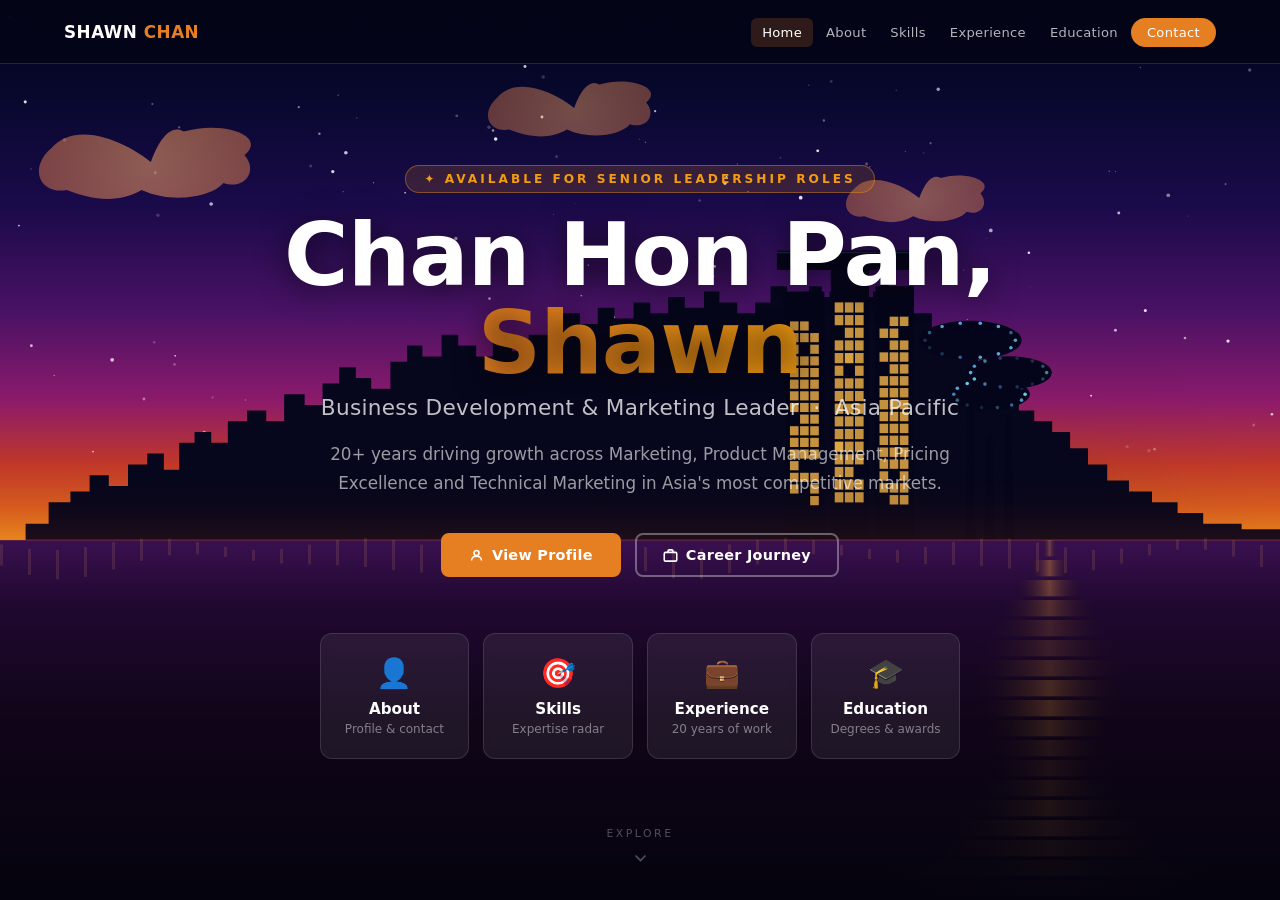
<file: index.html>
<!DOCTYPE html>
<html lang="en">
<head>
<meta charset="UTF-8">
<meta name="viewport" content="width=device-width, initial-scale=1.0">
<title>Shawn Chan – Business Development Leader | Singapore</title>
<link rel="stylesheet" href="styles.css">
<style>
  body { background: var(--night); overflow-x: hidden; }

  /* ── CANVAS HERO ── */
  #skyCanvas {
    position: fixed; top: 0; left: 0; width: 100%; height: 100%;
    z-index: 0; display: block;
  }
  .hero-overlay {
    position: relative; z-index: 2;
    min-height: 100vh; padding-top: var(--nav-h);
    display: flex; flex-direction: column; align-items: center; justify-content: center;
    padding-bottom: 40px;
  }
  .hero-content {
    text-align: center; padding: 0 5%;
    max-width: 900px;
  }
  .hero-eyebrow {
    display: inline-block; margin-bottom: 18px;
    background: rgba(243,156,18,0.15);
    border: 1px solid rgba(243,156,18,0.4);
    color: var(--gold); font-size: 0.76rem; font-weight: 700;
    letter-spacing: 3px; text-transform: uppercase;
    padding: 6px 18px; border-radius: 30px;
    animation: fadeSlideDown 1s ease 0.2s both;
  }
  .hero-name {
    font-size: clamp(2.8rem, 8vw, 5.5rem);
    font-weight: 900; color: var(--white); line-height: 1.0;
    letter-spacing: -1px; margin-bottom: 8px;
    animation: fadeSlideDown 1s ease 0.4s both;
    text-shadow: 0 4px 30px rgba(0,0,0,0.6);
  }
  .hero-name em {
    font-style: normal;
    background: linear-gradient(90deg, var(--orange), var(--gold));
    -webkit-background-clip: text; -webkit-text-fill-color: transparent;
    background-clip: text;
  }
  .hero-title {
    font-size: clamp(1rem, 2.5vw, 1.35rem);
    color: rgba(255,255,255,0.75); font-weight: 400;
    margin-bottom: 20px; letter-spacing: 0.3px;
    animation: fadeSlideDown 1s ease 0.55s both;
  }
  .hero-bio {
    font-size: clamp(0.9rem, 1.6vw, 1.05rem);
    color: rgba(255,255,255,0.6); line-height: 1.7;
    max-width: 620px; margin: 0 auto 36px;
    animation: fadeSlideDown 1s ease 0.65s both;
  }
  .hero-btns {
    display: flex; gap: 14px; justify-content: center; flex-wrap: wrap;
    margin-bottom: 56px;
    animation: fadeSlideDown 1s ease 0.75s both;
  }

  /* ── NAV CARDS ── */
  .nav-cards {
    display: grid; grid-template-columns: repeat(4, 1fr); gap: 14px;
    padding: 0 5%; max-width: 1000px; width: 100%;
    animation: fadeSlideUp 1s ease 0.9s both;
  }
  .nav-card {
    background: rgba(255,255,255,0.07);
    border: 1px solid rgba(255,255,255,0.12);
    border-radius: var(--radius); padding: 22px 16px;
    text-align: center; text-decoration: none;
    transition: all 0.3s; backdrop-filter: blur(4px);
    position: relative; overflow: hidden;
  }
  .nav-card::before {
    content: ''; position: absolute; bottom: 0; left: 0; right: 0; height: 3px;
    background: linear-gradient(90deg, var(--orange), var(--gold));
    transform: scaleX(0); transition: transform 0.3s;
  }
  .nav-card:hover { background: rgba(255,255,255,0.13); border-color: rgba(230,126,34,0.4); transform: translateY(-4px); }
  .nav-card:hover::before { transform: scaleX(1); }
  .nav-card-icon { font-size: 1.8rem; margin-bottom: 10px; display: block; }
  .nav-card-title { color: var(--white); font-weight: 700; font-size: 0.95rem; margin-bottom: 4px; }
  .nav-card-sub { color: rgba(255,255,255,0.45); font-size: 0.75rem; }

  /* ── SCROLL HINT ── */
  .scroll-down {
    position: absolute; bottom: 28px; left: 50%;
    transform: translateX(-50%); z-index: 2;
    display: flex; flex-direction: column; align-items: center; gap: 8px;
    animation: fadeIn 1s ease 1.4s both;
  }
  .scroll-down span { color: rgba(255,255,255,0.3); font-size: 0.68rem; letter-spacing: 2.5px; text-transform: uppercase; }
  .scroll-chevron { animation: bounce 1.8s ease-in-out infinite; }
  .scroll-chevron svg { width: 20px; height: 20px; color: rgba(255,255,255,0.3); }
  @keyframes bounce { 0%,100% { transform: translateY(0); } 50% { transform: translateY(6px); } }

  @keyframes fadeSlideDown {
    from { opacity: 0; transform: translateY(-20px); }
    to   { opacity: 1; transform: translateY(0); }
  }
  @keyframes fadeSlideUp {
    from { opacity: 0; transform: translateY(20px); }
    to   { opacity: 1; transform: translateY(0); }
  }
  @keyframes fadeIn {
    from { opacity: 0; } to { opacity: 1; }
  }

  @media (max-width: 700px) {
    .nav-cards { grid-template-columns: repeat(2, 1fr); }
  }
  @media (max-width: 380px) {
    .nav-cards { grid-template-columns: 1fr; }
  }
</style>
</head>
<body>

<!-- CANVAS BACKGROUND -->
<canvas id="skyCanvas"></canvas>

<!-- NAV -->
<nav id="mainNav">
  <a href="index.html" class="nav-logo">SHAWN <span>CHAN</span></a>
  <ul class="nav-links" id="navLinks">
    <li><a href="index.html" class="active">Home</a></li>
    <li><a href="about.html">About</a></li>
    <li><a href="skills.html">Skills</a></li>
    <li><a href="experience.html">Experience</a></li>
    <li><a href="education.html">Education</a></li>
    <li><a href="about.html#contact" class="nav-cta">Contact</a></li>
  </ul>
  <button class="hamburger" id="hamburger" onclick="toggleNav()" aria-label="Menu">
    <span></span><span></span><span></span>
  </button>
</nav>

<!-- HERO OVERLAY -->
<div class="hero-overlay">
  <div class="hero-content">
    <span class="hero-eyebrow">✦ Available for Senior Leadership Roles</span>
    <h1 class="hero-name">Chan Hon Pan,<br><em>Shawn</em></h1>
    <p class="hero-title">Business Development &amp; Marketing Leader &nbsp;·&nbsp; Asia Pacific</p>
    <p class="hero-bio">
      20+ years driving growth across Marketing, Product Management,
      Pricing Excellence and Technical Marketing in Asia's most competitive markets.
    </p>
    <div class="hero-btns">
      <a href="about.html" class="btn btn-primary">
        <svg width="15" height="15" viewBox="0 0 24 24" fill="none" stroke="currentColor" stroke-width="2.5"><circle cx="12" cy="8" r="4"/><path d="M4 20c0-4 3.6-7 8-7s8 3 8 7"/></svg>
        View Profile
      </a>
      <a href="experience.html" class="btn btn-ghost">
        <svg width="15" height="15" viewBox="0 0 24 24" fill="none" stroke="currentColor" stroke-width="2.5"><rect x="2" y="7" width="20" height="14" rx="2"/><path d="M16 7V5a2 2 0 00-2-2h-4a2 2 0 00-2 2v2"/></svg>
        Career Journey
      </a>
    </div>

    <!-- NAVIGATION CARDS -->
    <div class="nav-cards">
      <a href="about.html" class="nav-card">
        <span class="nav-card-icon">👤</span>
        <div class="nav-card-title">About</div>
        <div class="nav-card-sub">Profile &amp; contact</div>
      </a>
      <a href="skills.html" class="nav-card">
        <span class="nav-card-icon">🎯</span>
        <div class="nav-card-title">Skills</div>
        <div class="nav-card-sub">Expertise radar</div>
      </a>
      <a href="experience.html" class="nav-card">
        <span class="nav-card-icon">💼</span>
        <div class="nav-card-title">Experience</div>
        <div class="nav-card-sub">20 years of work</div>
      </a>
      <a href="education.html" class="nav-card">
        <span class="nav-card-icon">🎓</span>
        <div class="nav-card-title">Education</div>
        <div class="nav-card-sub">Degrees &amp; awards</div>
      </a>
    </div>
  </div>

  <div class="scroll-down">
    <span>Explore</span>
    <div class="scroll-chevron">
      <svg viewBox="0 0 24 24" fill="none" stroke="currentColor" stroke-width="2"><polyline points="6 9 12 15 18 9"/></svg>
    </div>
  </div>
</div>

<script>
/* ═══════════════════════════════════
   NAV
═══════════════════════════════════ */
function toggleNav() {
  document.getElementById('mainNav').classList.toggle('open');
}

/* ═══════════════════════════════════
   SINGAPORE SUNSET SKYLINE ANIMATION
═══════════════════════════════════ */
const canvas = document.getElementById('skyCanvas');
const ctx = canvas.getContext('2d');
let W, H, time = 0;

function resize() {
  W = canvas.width = window.innerWidth;
  H = canvas.height = window.innerHeight;
}
window.addEventListener('resize', resize);
resize();

/* ── Stars ── */
const stars = Array.from({ length: 150 }, () => ({
  x: Math.random(),
  y: Math.random() * 0.52,
  r: Math.random() * 1.5 + 0.4,
  phase: Math.random() * Math.PI * 2,
  spd: Math.random() * 1.2 + 0.4,
}));

/* ── Clouds ── */
const clouds = [
  { x: 0.12, y: 0.18, sx: 1.3, op: 0.55, spd: 0.000055 },
  { x: 0.45, y: 0.12, sx: 1.0, op: 0.45, spd: 0.000038 },
  { x: 0.72, y: 0.22, sx: 0.85, op: 0.50, spd: 0.000048 },
  { x: -0.08, y: 0.30, sx: 0.7, op: 0.40, spd: 0.000032 },
];

/* ── Skyline profile: [x_frac, height_frac_of_horizon] ── */
/* Steps define the top-edge of the silhouette */
const skyProfile = [
  [0.000,0.00],[0.020,0.03],[0.038,0.07],[0.055,0.09],
  [0.070,0.12],[0.085,0.10],[0.100,0.14],[0.115,0.16],
  [0.128,0.13],[0.140,0.18],[0.152,0.20],[0.165,0.18],
  [0.178,0.22],[0.193,0.24],[0.208,0.22],[0.222,0.27],
  [0.238,0.25],[0.252,0.29],[0.265,0.32],[0.278,0.30],
  [0.290,0.28],[0.305,0.33],[0.318,0.36],[0.330,0.34],
  [0.345,0.38],[0.358,0.36],[0.372,0.34],[0.385,0.37],
  /* Esplanade area */
  [0.400,0.35],[0.413,0.38],[0.428,0.40],[0.440,0.42],
  [0.453,0.40],[0.467,0.43],[0.480,0.41],[0.495,0.44],
  [0.508,0.42],[0.522,0.45],[0.535,0.43],[0.550,0.46],
  [0.562,0.44],[0.576,0.42],[0.590,0.44],[0.602,0.47],
  /* MBS ZONE */
  [0.615,0.45],
  [0.627,0.46],[0.632,0.47],[0.640,0.47],[0.642,0.45],/* gap*/
  [0.648,0.46],[0.654,0.48],[0.658,0.50],[0.664,0.50],/* center peak */
  [0.668,0.49],[0.674,0.47],[0.678,0.45],/* gap */
  [0.682,0.46],[0.688,0.48],[0.694,0.47],[0.700,0.45],
  /* Post MBS */
  [0.714,0.42],[0.728,0.38],[0.742,0.35],
  /* Gardens/Supertrees */
  [0.756,0.37],[0.764,0.30],[0.772,0.34],[0.780,0.27],
  [0.788,0.31],[0.796,0.24],[0.808,0.22],
  [0.822,0.20],[0.836,0.17],[0.850,0.14],
  [0.865,0.11],[0.882,0.09],[0.900,0.07],
  [0.920,0.05],[0.940,0.03],[0.970,0.02],[1.000,0.00],
];

/* ── Window hash (stable, deterministic) ── */
function isLit(bx, row, col) {
  const h = Math.sin(bx * 19.1 + row * 7.3 + col * 3.9) * 43758.5;
  return (h - Math.floor(h)) > 0.12;
}
function winAlpha(bx, row, col, t) {
  const h = Math.sin(bx * 19.1 + row * 7.3 + col * 3.9) * 43758.5;
  const v = h - Math.floor(h);
  if (v > 0.95) return Math.sin(t * 2.1 + v * 40) * 0.25 + 0.75;
  return 0.85;
}

/* ── Draw sky ── */
function drawSky() {
  const hor = H * 0.60;
  const g = ctx.createLinearGradient(0, 0, 0, hor);
  g.addColorStop(0.00, '#03031a');
  g.addColorStop(0.18, '#08082e');
  g.addColorStop(0.38, '#1a0a4a');
  g.addColorStop(0.58, '#4a1265');
  g.addColorStop(0.74, '#8b1a6b');
  g.addColorStop(0.86, '#c03828');
  g.addColorStop(0.94, '#e06020');
  g.addColorStop(1.00, '#f09020');
  ctx.fillStyle = g;
  ctx.fillRect(0, 0, W, hor);
}

/* ── Draw stars ── */
function drawStars() {
  stars.forEach(s => {
    const alpha = (Math.sin(time * s.spd * 100 + s.phase) * 0.4 + 0.6);
    ctx.globalAlpha = alpha * 0.9;
    ctx.fillStyle = '#ffffff';
    ctx.beginPath();
    ctx.arc(s.x * W, s.y * H, s.r, 0, Math.PI * 2);
    ctx.fill();
  });
  ctx.globalAlpha = 1;
}

/* ── Draw sun ── */
function drawSun() {
  const hor = H * 0.60;
  const sx = W * 0.82, sy = hor - H * 0.006;
  const R = H * 0.055;

  // outer glow layers
  [
    [R * 4.5, 'rgba(240,130,30,0.06)'],
    [R * 3.0, 'rgba(240,130,30,0.10)'],
    [R * 2.0, 'rgba(240,150,40,0.16)'],
    [R * 1.4, 'rgba(250,180,60,0.28)'],
    [R * 1.0, 'rgba(255,210,100,0.85)'],
  ].forEach(([r, c]) => {
    const g = ctx.createRadialGradient(sx, sy, 0, sx, sy, r);
    g.addColorStop(0, c); g.addColorStop(1, 'transparent');
    ctx.fillStyle = g;
    ctx.beginPath();
    ctx.arc(sx, sy, r, 0, Math.PI * 2);
    ctx.fill();
  });

  // sun disk
  const dg = ctx.createRadialGradient(sx, sy, 0, sx, sy, R);
  dg.addColorStop(0, '#fff8d0'); dg.addColorStop(0.6, '#ffe070'); dg.addColorStop(1, '#f09020');
  ctx.fillStyle = dg;
  ctx.beginPath();
  ctx.arc(sx, sy, R, 0, Math.PI * 2);
  ctx.fill();
}

/* ── Draw cloud shape ── */
function drawCloudShape(cx, cy, sx) {
  const s = sx * Math.min(W, 900) * 0.001;
  ctx.beginPath();
  ctx.moveTo(cx, cy);
  ctx.bezierCurveTo(cx-s*25,cy-s*20, cx-s*65,cy-s*35, cx-s*85,cy-s*12);
  ctx.bezierCurveTo(cx-s*105,cy+s*5, cx-s*95,cy+s*28, cx-s*72,cy+s*24);
  ctx.bezierCurveTo(cx-s*52,cy+s*32, cx-s*28,cy+s*36, cx-s*8, cy+s*24);
  ctx.bezierCurveTo(cx+s*18, cy+s*36, cx+s*52,cy+s*30, cx+s*62,cy+s*18);
  ctx.bezierCurveTo(cx+s*80, cy+s*24, cx+s*92,cy+s*8, cx+s*80,cy-s*6);
  ctx.bezierCurveTo(cx+s*100,cy-s*22, cx+s*62,cy-s*36, cx+s*28,cy-s*26);
  ctx.bezierCurveTo(cx+s*18, cy-s*32, cx+s*8, cy-s*22, cx, cy);
  ctx.closePath();
  ctx.fill();
}

/* ── Draw clouds ── */
function drawClouds() {
  clouds.forEach(c => {
    c.x -= c.spd;
    if (c.x < -0.25) c.x = 1.2;
    const cx = c.x * W, cy = c.y * H;
    ctx.globalAlpha = c.op;
    const g = ctx.createRadialGradient(cx, cy, 0, cx, cy, 200 * c.sx);
    g.addColorStop(0, '#f4a065'); g.addColorStop(0.6, '#c06040'); g.addColorStop(1, 'transparent');
    ctx.fillStyle = g;
    drawCloudShape(cx, cy, c.sx);
  });
  ctx.globalAlpha = 1;
}

/* ── Draw city silhouette ── */
function drawCitySilhouette() {
  const hor = H * 0.60;
  ctx.fillStyle = '#06061c';
  ctx.beginPath();
  ctx.moveTo(0, hor);

  // Walk the profile stepping blocks
  for (let i = 0; i < skyProfile.length - 1; i++) {
    const [x1, h1] = skyProfile[i];
    const [x2]     = skyProfile[i + 1];
    const bTop = hor - h1 * hor;
    ctx.lineTo(x1 * W, bTop);
    ctx.lineTo(x2 * W, bTop);
  }
  ctx.lineTo(W, hor);
  ctx.lineTo(W, H + 4);
  ctx.lineTo(0, H + 4);
  ctx.closePath();
  ctx.fill();
}

/* ── Draw MBS landmark ── */
function drawMBS() {
  const hor = H * 0.60;
  const cx   = W * 0.664;
  const tw   = W * 0.030;
  const gap  = W * 0.005;

  const towers = [
    { x: cx - tw - gap - tw/2, hf: 0.46 },
    { x: cx - tw/2,             hf: 0.50 },
    { x: cx + gap + tw/2,       hf: 0.47 },
  ];

  towers.forEach((t, ti) => {
    const th = hor * t.hf;
    ctx.fillStyle = '#05051a';
    ctx.fillRect(t.x, hor - th, tw, th);

    // windows
    const rows = 16, cols = 3;
    const ww = (tw - 8) / cols - 1.5;
    const wh = (th * 0.75) / rows - 2.5;
    for (let r = 0; r < rows; r++) {
      for (let c = 0; c < cols; c++) {
        if (isLit(t.x, r, c)) {
          const a = winAlpha(t.x, r, c, time);
          const gy = Math.floor(160 + a * 35);
          ctx.fillStyle = `rgba(255,${gy},75,${a * 0.9})`;
          ctx.fillRect(
            t.x + 4 + c * (ww + 1.5),
            hor - th + th * 0.12 + r * ((th * 0.75) / rows),
            ww, wh
          );
        }
      }
    }
  });

  // skypark deck
  const minTop = hor - hor * 0.50;
  const pkH = hor * 0.036, pkY = minTop - pkH;
  const pkX = towers[0].x - 9;
  const pkW = towers[2].x + tw + 9 - pkX;
  ctx.fillStyle = '#05051a';
  ctx.fillRect(pkX, pkY, pkW, pkH);
  // infinity pool edge glow
  ctx.strokeStyle = 'rgba(120,180,255,0.18)';
  ctx.lineWidth = 1.5;
  ctx.beginPath(); ctx.moveTo(pkX, pkY + 2); ctx.lineTo(pkX + pkW, pkY + 2); ctx.stroke();
}

/* ── Draw Esplanade domes ── */
function drawEsplanade() {
  const hor = H * 0.60;
  ctx.fillStyle = '#06061c';
  [[W * 0.396, hor * 0.14], [W * 0.422, hor * 0.12]].forEach(([dx, dr]) => {
    ctx.beginPath();
    ctx.arc(dx, hor, dr, Math.PI, 0);
    ctx.fill();
  });
}

/* ── Draw supertrees ── */
function drawSupertrees() {
  const hor = H * 0.60;
  const trees = [
    { x: W * 0.758, h: hor * 0.37, cr: hor * 0.095 },
    { x: W * 0.773, h: hor * 0.27, cr: hor * 0.075 },
    { x: W * 0.788, h: hor * 0.31, cr: hor * 0.080 },
  ];
  trees.forEach(({ x, h, cr }, idx) => {
    ctx.fillStyle = '#04041a';
    // stem
    ctx.beginPath();
    const sw = 10;
    ctx.moveTo(x - sw/2, hor);
    ctx.lineTo(x - sw/4, hor - h + cr);
    ctx.lineTo(x + sw/4, hor - h + cr);
    ctx.lineTo(x + sw/2, hor);
    ctx.closePath(); ctx.fill();
    // cap
    ctx.beginPath();
    ctx.ellipse(x, hor - h, cr, cr * 0.38, 0, 0, Math.PI * 2);
    ctx.fill();
    // light ring on cap
    const numLights = 14;
    for (let i = 0; i < numLights; i++) {
      const a = (i / numLights) * Math.PI * 2;
      const lx = x + Math.cos(a) * cr * 0.88;
      const ly = (hor - h) + Math.sin(a) * cr * 0.34;
      const flicker = Math.sin(time * 2.5 + i * 0.7 + idx * 1.3) * 0.4 + 0.6;
      ctx.globalAlpha = flicker * 0.9;
      ctx.fillStyle = i % 3 === 0 ? '#80e0ff' : '#60c0ff';
      ctx.beginPath();
      ctx.arc(lx, ly, 1.8, 0, Math.PI * 2);
      ctx.fill();
    }
    ctx.globalAlpha = 1;
  });
}

/* ── Draw water ── */
function drawWater() {
  const hor = H * 0.60;
  const wg = ctx.createLinearGradient(0, hor, 0, H);
  wg.addColorStop(0.00, '#3a1050');
  wg.addColorStop(0.18, '#200830');
  wg.addColorStop(0.50, '#100518');
  wg.addColorStop(1.00, '#04030e');
  ctx.fillStyle = wg;
  ctx.fillRect(0, hor, W, H - hor);

  // sun reflection streak
  const sx = W * 0.82;
  for (let i = 0; i < 18; i++) {
    const ry = hor + (i * (H - hor) / 18);
    const hw = (10 + i * 14) * (0.7 + Math.sin(time * 1.2 + i * 0.4) * 0.3);
    const alpha = (0.5 - i / 36) * (0.6 + Math.sin(time * 0.8 + i) * 0.2);
    ctx.globalAlpha = Math.max(0, alpha);
    const rg = ctx.createLinearGradient(sx - hw, ry, sx + hw, ry);
    rg.addColorStop(0, 'transparent');
    rg.addColorStop(0.5, '#f0a030');
    rg.addColorStop(1, 'transparent');
    ctx.fillStyle = rg;
    ctx.fillRect(sx - hw, ry, hw * 2, (H - hor) / 22);
  }
  ctx.globalAlpha = 1;

  // city light reflections (vertical shimmers)
  ctx.globalAlpha = 0.12;
  for (let x = 0; x < W; x += 28) {
    const shimH = 20 + Math.sin(time * 0.6 + x * 0.02) * 10;
    const shimY = hor + 4 + Math.sin(time * 0.4 + x * 0.03) * 6;
    ctx.fillStyle = '#ffb060';
    ctx.fillRect(x, shimY, 3, shimH);
  }
  ctx.globalAlpha = 1;

  // horizon glow line
  ctx.strokeStyle = 'rgba(230,120,30,0.35)';
  ctx.lineWidth = 1;
  ctx.beginPath(); ctx.moveTo(0, hor); ctx.lineTo(W, hor); ctx.stroke();
}

/* ── Draw atmospheric haze near horizon ── */
function drawHaze() {
  const hor = H * 0.60;
  const hg = ctx.createLinearGradient(0, hor - H * 0.08, 0, hor);
  hg.addColorStop(0, 'transparent');
  hg.addColorStop(1, 'rgba(180,60,10,0.14)');
  ctx.fillStyle = hg;
  ctx.fillRect(0, hor - H * 0.08, W, H * 0.08);
}

/* ── Main render loop ── */
function draw() {
  ctx.clearRect(0, 0, W, H);
  drawSky();
  drawStars();
  drawSun();
  drawClouds();
  drawCitySilhouette();
  drawEsplanade();
  drawMBS();
  drawSupertrees();
  drawWater();
  drawHaze();
  time += 0.005;
  requestAnimationFrame(draw);
}
draw();
</script>
</body>
</html>
</file>
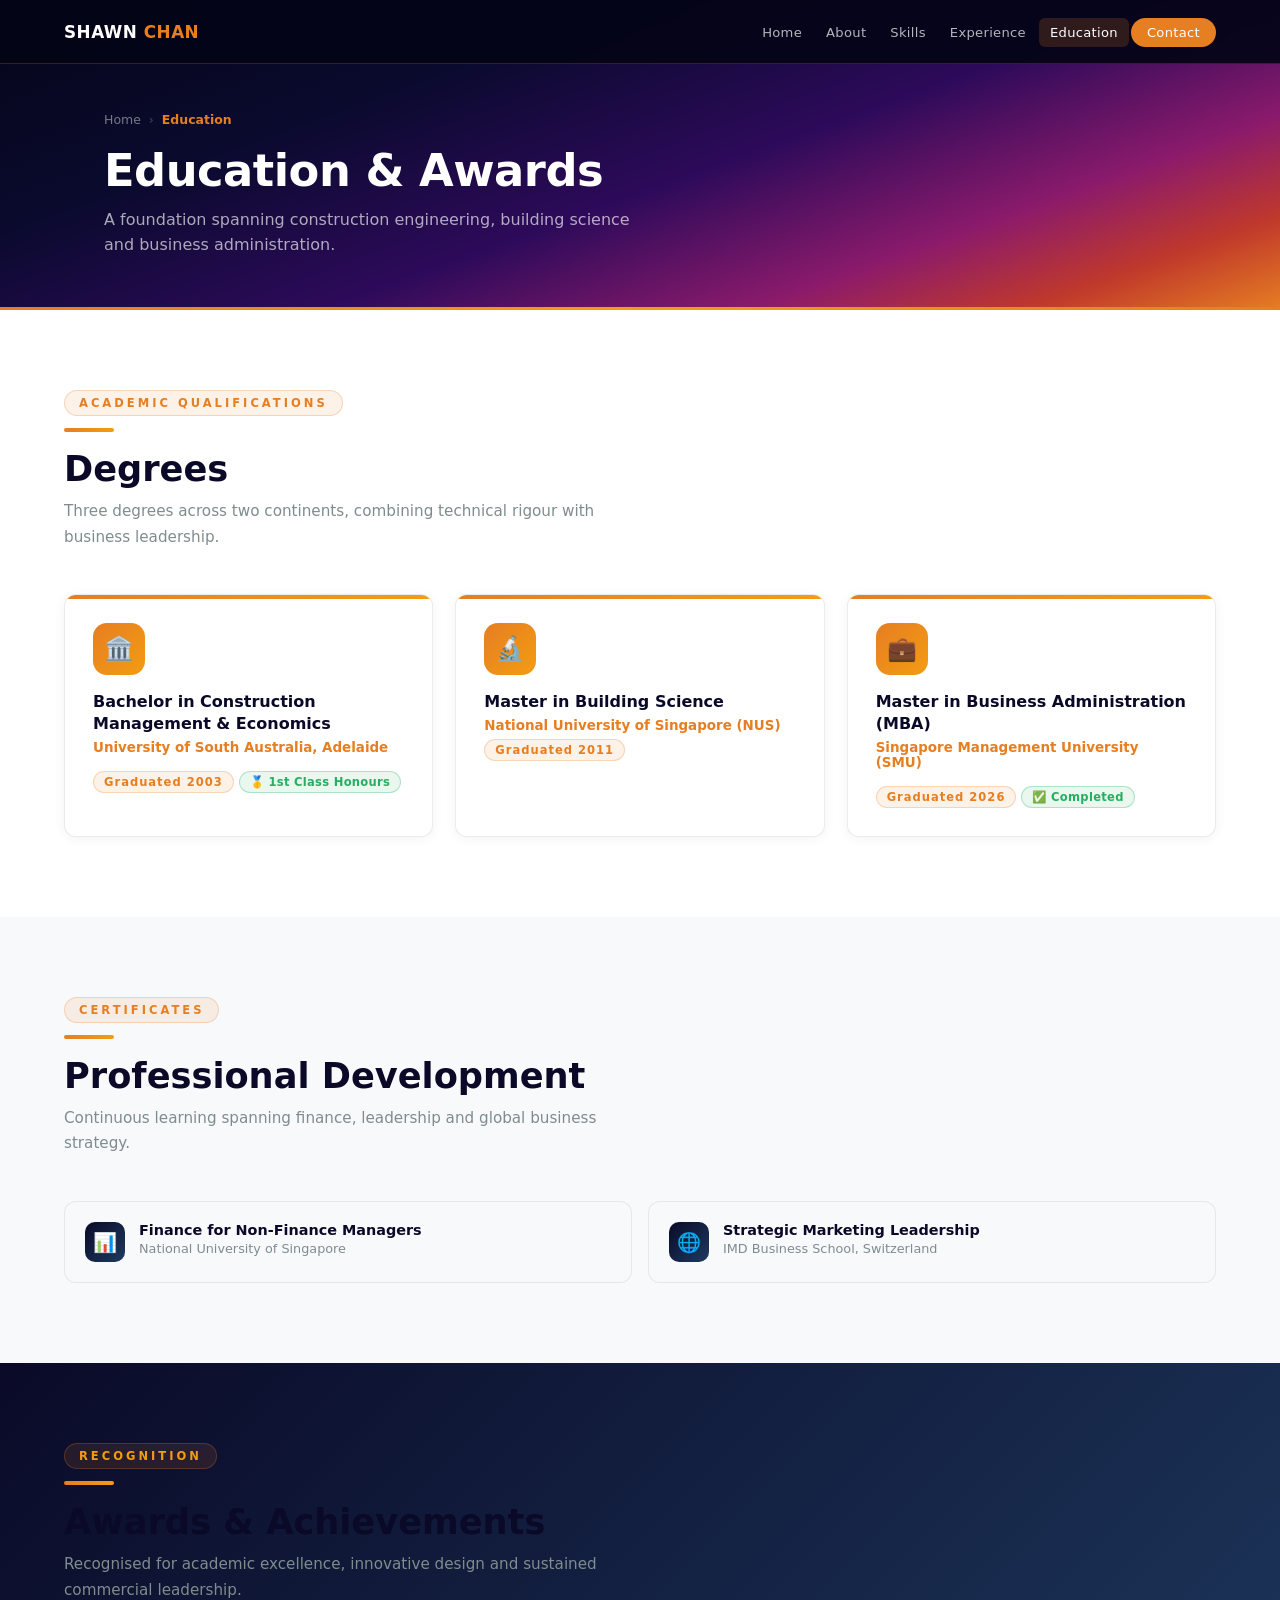
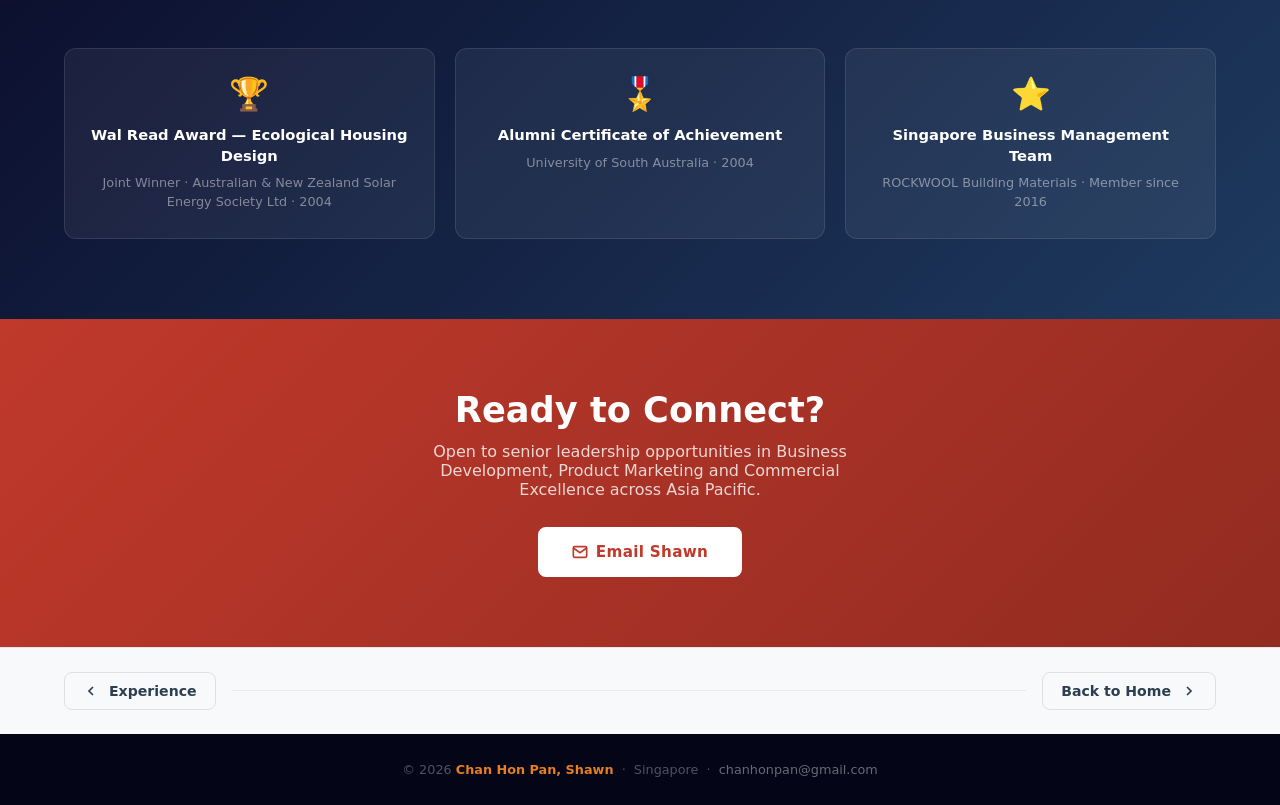
<file: education.html>
<!DOCTYPE html>
<html lang="en">
<head>
<meta charset="UTF-8">
<meta name="viewport" content="width=device-width, initial-scale=1.0">
<title>Education – Shawn Chan | Singapore</title>
<link rel="stylesheet" href="styles.css">
<style>
  /* ─── DEGREE CARDS ─── */
  .degree-grid { display: grid; grid-template-columns: repeat(auto-fit, minmax(300px, 1fr)); gap: 22px; }
  .degree-card {
    background: #fff; border-radius: var(--radius);
    border: 1px solid rgba(0,0,0,0.08);
    padding: 28px; transition: all .3s;
    box-shadow: 0 2px 12px rgba(0,0,0,0.05);
    position: relative; overflow: hidden;
  }
  .degree-card::before {
    content: ''; position: absolute; top: 0; left: 0; right: 0; height: 4px;
    background: linear-gradient(90deg, var(--orange), var(--gold));
  }
  .degree-card:hover { transform: translateY(-5px); box-shadow: 0 14px 32px rgba(0,0,0,0.12); }
  .deg-icon {
    width: 52px; height: 52px; border-radius: 14px;
    background: linear-gradient(135deg, var(--orange), var(--gold));
    display: flex; align-items: center; justify-content: center;
    font-size: 1.5rem; margin-bottom: 16px;
  }
  .deg-title { font-weight: 700; color: var(--navy); font-size: 1rem; margin-bottom: 5px; line-height: 1.35; }
  .deg-school { color: var(--orange); font-size: .84rem; font-weight: 600; margin-bottom: 6px; }
  .deg-year {
    display: inline-block; background: rgba(230,126,34,0.1);
    border: 1px solid rgba(230,126,34,0.25); color: var(--orange);
    font-size: .72rem; font-weight: 700; letter-spacing: 1px;
    padding: 3px 10px; border-radius: 20px;
  }
  .deg-badge {
    display: inline-block; margin-top: 10px;
    background: rgba(39,174,96,0.1); border: 1px solid rgba(39,174,96,0.3);
    color: #27ae60; font-size: .72rem; font-weight: 700;
    padding: 3px 10px; border-radius: 20px; letter-spacing: .3px;
  }

  /* ─── CERT GRID ─── */
  .cert-grid { display: grid; grid-template-columns: repeat(auto-fit, minmax(260px, 1fr)); gap: 16px; }
  .cert-card {
    background: var(--light); border-radius: var(--radius); padding: 20px;
    border: 1px solid rgba(0,0,0,0.07); display: flex; gap: 14px; align-items: flex-start;
    transition: all .3s;
  }
  .cert-card:hover { transform: translateY(-3px); box-shadow: 0 8px 22px rgba(0,0,0,0.1); border-color: rgba(230,126,34,0.3); }
  .cert-ico {
    width: 40px; height: 40px; border-radius: 10px; flex-shrink: 0;
    background: linear-gradient(135deg, var(--navy), #1e3a5f);
    display: flex; align-items: center; justify-content: center; font-size: 1.2rem;
  }
  .cert-name { font-weight: 700; color: var(--navy); font-size: .9rem; margin-bottom: 3px; }
  .cert-inst { color: var(--muted); font-size: .8rem; }

  /* ─── AWARDS ─── */
  .awards-section {
    background: linear-gradient(135deg, var(--navy) 0%, #1e3a5f 100%);
  }
  .award-grid { display: grid; grid-template-columns: repeat(auto-fit, minmax(250px, 1fr)); gap: 20px; }
  .award-card {
    background: rgba(255,255,255,0.06); border: 1px solid rgba(255,255,255,0.1);
    border-radius: var(--radius); padding: 26px 22px; text-align: center; transition: all .3s;
  }
  .award-card:hover { background: rgba(230,126,34,0.15); border-color: rgba(230,126,34,0.4); transform: translateY(-4px); }
  .award-ico { font-size: 2rem; margin-bottom: 12px; }
  .award-title { color: #fff; font-weight: 700; font-size: .92rem; margin-bottom: 7px; line-height: 1.4; }
  .award-org { color: rgba(255,255,255,0.45); font-size: .8rem; line-height: 1.5; }

  /* ─── CTA ─── */
  .cta-band {
    background: linear-gradient(135deg, var(--red), #922b21);
    padding: 70px 5%; text-align: center;
  }
  .cta-band h2 { color: #fff; font-size: clamp(1.5rem,3.5vw,2.2rem); font-weight:800; margin-bottom:12px; }
  .cta-band p { color: rgba(255,255,255,.8); margin-bottom:28px; font-size:1rem; max-width:480px; margin-left:auto; margin-right:auto; }
  .cta-band .btn {
    background: #fff; color: var(--red); border-color: #fff; font-size: .95rem; padding: 14px 32px;
  }
  .cta-band .btn:hover { background: var(--navy); color: #fff; border-color: var(--navy); }
</style>
</head>
<body>

<nav id="mainNav">
  <a href="index.html" class="nav-logo">SHAWN <span>CHAN</span></a>
  <ul class="nav-links" id="navLinks">
    <li><a href="index.html">Home</a></li>
    <li><a href="about.html">About</a></li>
    <li><a href="skills.html">Skills</a></li>
    <li><a href="experience.html">Experience</a></li>
    <li><a href="education.html" class="active">Education</a></li>
    <li><a href="about.html#contact" class="nav-cta">Contact</a></li>
  </ul>
  <button class="hamburger" id="hamburger" onclick="toggleNav()" aria-label="Menu">
    <span></span><span></span><span></span>
  </button>
</nav>

<div class="page-hero">
  <div class="page-hero-inner">
    <div class="breadcrumb">
      <a href="index.html">Home</a><span>›</span><strong>Education</strong>
    </div>
    <h1>Education &amp; Awards</h1>
    <p>A foundation spanning construction engineering, building science and business administration.</p>
  </div>
</div>

<!-- DEGREES -->
<section class="alt">
  <div class="section-inner">
    <div class="section-tag">Academic Qualifications</div>
    <div class="section-divider"></div>
    <h2 class="section-title reveal">Degrees</h2>
    <p class="section-sub reveal">Three degrees across two continents, combining technical rigour with business leadership.</p>

    <div class="degree-grid">
      <div class="degree-card reveal">
        <div class="deg-icon">🏛️</div>
        <div class="deg-title">Bachelor in Construction Management &amp; Economics</div>
        <div class="deg-school">University of South Australia, Adelaide</div>
        <span class="deg-year">Graduated 2003</span>
        <span class="deg-badge">🥇 1st Class Honours</span>
      </div>
      <div class="degree-card reveal" style="transition-delay:.1s">
        <div class="deg-icon">🔬</div>
        <div class="deg-title">Master in Building Science</div>
        <div class="deg-school">National University of Singapore (NUS)</div>
        <span class="deg-year">Graduated 2011</span>
      </div>
      <div class="degree-card reveal" style="transition-delay:.2s">
        <div class="deg-icon">💼</div>
        <div class="deg-title">Master in Business Administration (MBA)</div>
        <div class="deg-school">Singapore Management University (SMU)</div>
        <span class="deg-year">Graduated 2026</span>
        <span class="deg-badge">✅ Completed</span>
      </div>
    </div>
  </div>
</section>

<!-- CERTIFICATES -->
<section>
  <div class="section-inner">
    <div class="section-tag">Certificates</div>
    <div class="section-divider"></div>
    <h2 class="section-title reveal">Professional Development</h2>
    <p class="section-sub reveal">Continuous learning spanning finance, leadership and global business strategy.</p>

    <div class="cert-grid">
      <div class="cert-card reveal">
        <div class="cert-ico">📊</div>
        <div>
          <div class="cert-name">Finance for Non-Finance Managers</div>
          <div class="cert-inst">National University of Singapore</div>
        </div>
      </div>
      <div class="cert-card reveal" style="transition-delay:.1s">
        <div class="cert-ico">🌐</div>
        <div>
          <div class="cert-name">Strategic Marketing Leadership</div>
          <div class="cert-inst">IMD Business School, Switzerland</div>
        </div>
      </div>
    </div>
  </div>
</section>

<!-- AWARDS -->
<section class="awards-section">
  <div class="section-inner">
    <div class="section-tag" style="background:rgba(230,126,34,0.12);color:var(--gold)">Recognition</div>
    <div class="section-divider"></div>
    <h2 class="section-title reveal">Awards &amp; Achievements</h2>
    <p class="section-sub reveal">Recognised for academic excellence, innovative design and sustained commercial leadership.</p>

    <div class="award-grid">
      <div class="award-card reveal">
        <div class="award-ico">🏆</div>
        <div class="award-title">Wal Read Award — Ecological Housing Design</div>
        <div class="award-org">Joint Winner · Australian &amp; New Zealand Solar Energy Society Ltd · 2004</div>
      </div>
      <div class="award-card reveal" style="transition-delay:.1s">
        <div class="award-ico">🎖️</div>
        <div class="award-title">Alumni Certificate of Achievement</div>
        <div class="award-org">University of South Australia · 2004</div>
      </div>
      <div class="award-card reveal" style="transition-delay:.2s">
        <div class="award-ico">⭐</div>
        <div class="award-title">Singapore Business Management Team</div>
        <div class="award-org">ROCKWOOL Building Materials · Member since 2016</div>
      </div>
    </div>
  </div>
</section>

<!-- CONTACT CTA -->
<div class="cta-band">
  <h2>Ready to Connect?</h2>
  <p>Open to senior leadership opportunities in Business Development, Product Marketing and Commercial Excellence across Asia Pacific.</p>
  <a href="mailto:chanhonpan@gmail.com" class="btn">
    <svg width="16" height="16" viewBox="0 0 24 24" fill="none" stroke="currentColor" stroke-width="2.5"><path d="M4 4h16c1.1 0 2 .9 2 2v12c0 1.1-.9 2-2 2H4c-1.1 0-2-.9-2-2V6c0-1.1.9-2 2-2z"/><polyline points="22,6 12,13 2,6"/></svg>
    Email Shawn
  </a>
</div>

<div class="bottom-page-nav">
  <div class="bottom-page-nav-inner">
    <a href="experience.html" class="pnav-link">
      <svg viewBox="0 0 24 24" fill="none" stroke="currentColor" stroke-width="2.5"><polyline points="15 18 9 12 15 6"/></svg>
      Experience
    </a>
    <div class="pnav-divider"></div>
    <a href="index.html" class="pnav-link">
      Back to Home
      <svg viewBox="0 0 24 24" fill="none" stroke="currentColor" stroke-width="2.5"><polyline points="9 18 15 12 9 6"/></svg>
    </a>
  </div>
</div>

<footer>
  <p>© 2026 <strong>Chan Hon Pan, Shawn</strong> &nbsp;·&nbsp; Singapore &nbsp;·&nbsp; <a href="mailto:chanhonpan@gmail.com">chanhonpan@gmail.com</a></p>
</footer>

<script>
function toggleNav() { document.getElementById('mainNav').classList.toggle('open'); }
document.querySelectorAll('.nav-links a').forEach(a => a.addEventListener('click', () => document.getElementById('mainNav').classList.remove('open')));
const ro = new IntersectionObserver(e => e.forEach(x => x.isIntersecting && x.target.classList.add('visible')), { threshold: 0.1 });
document.querySelectorAll('.reveal, .reveal-l, .reveal-r').forEach(el => ro.observe(el));
</script>
</body>
</html>
</file>
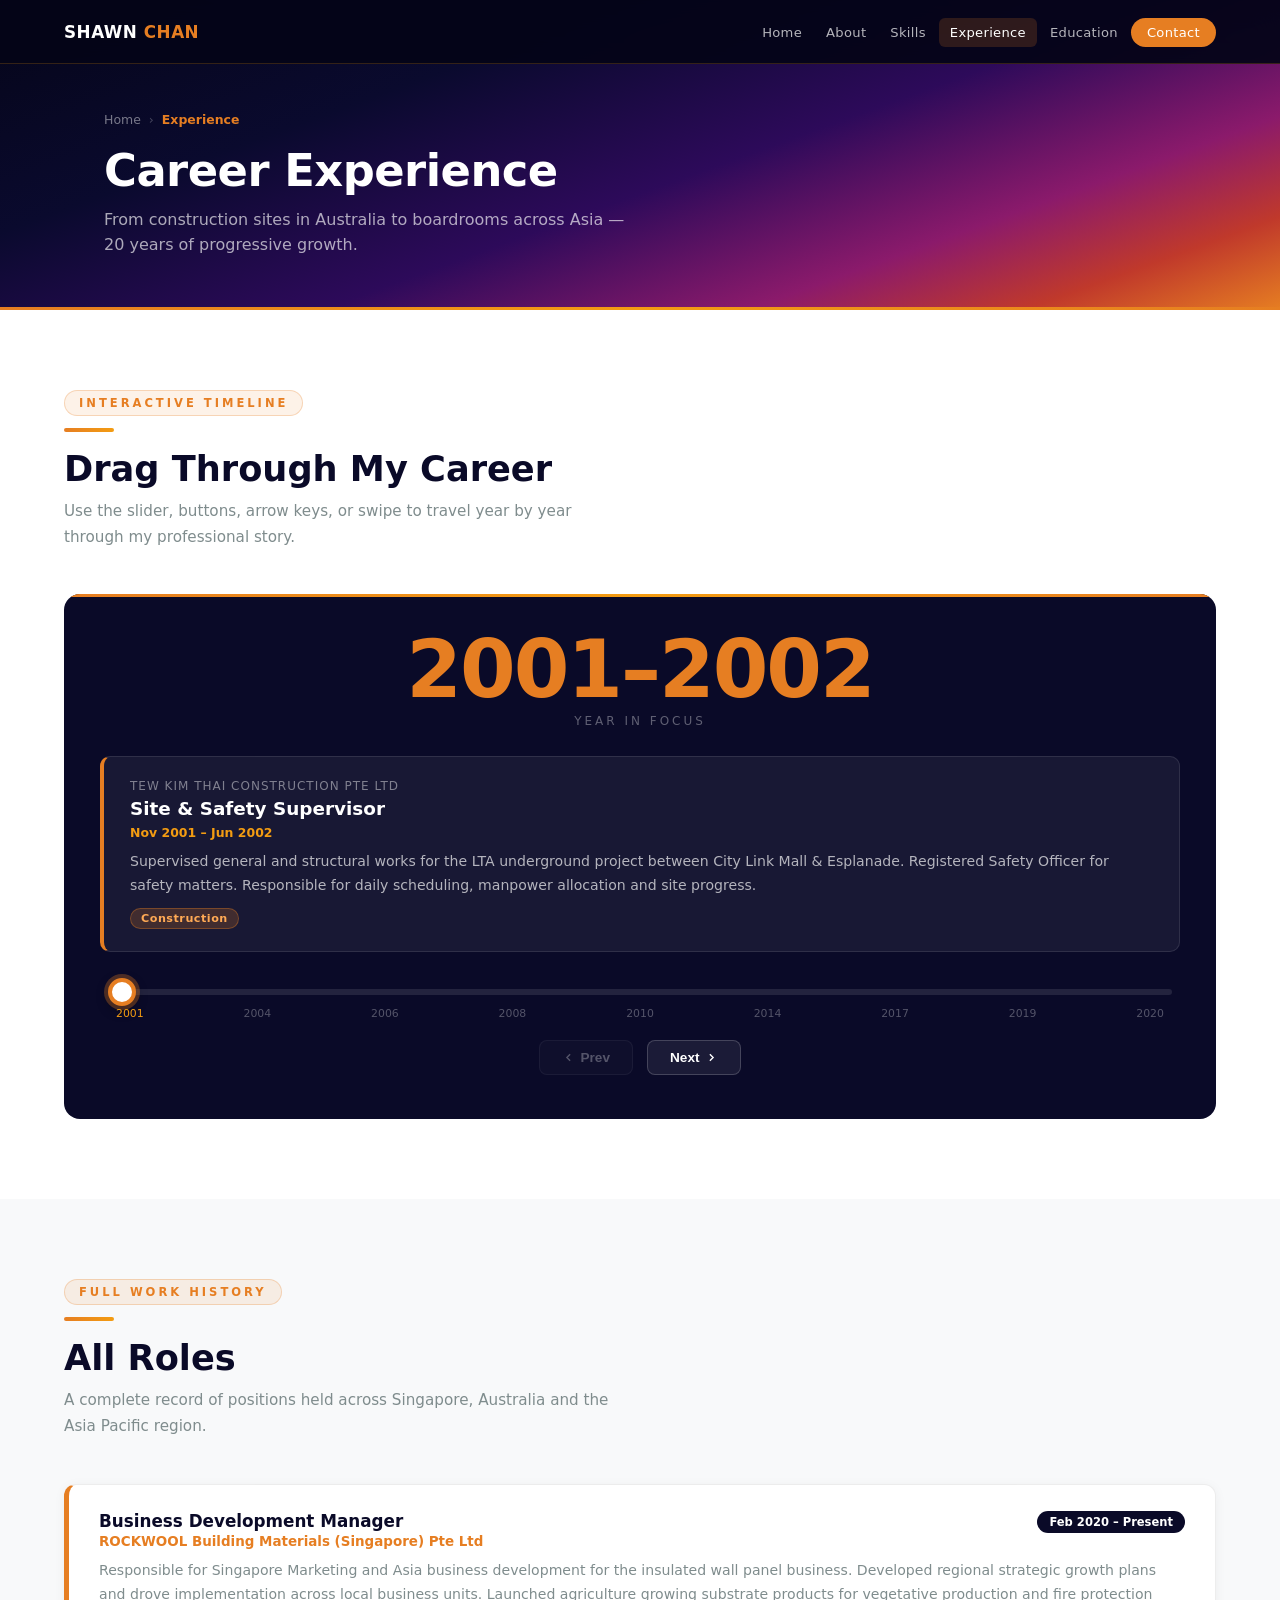
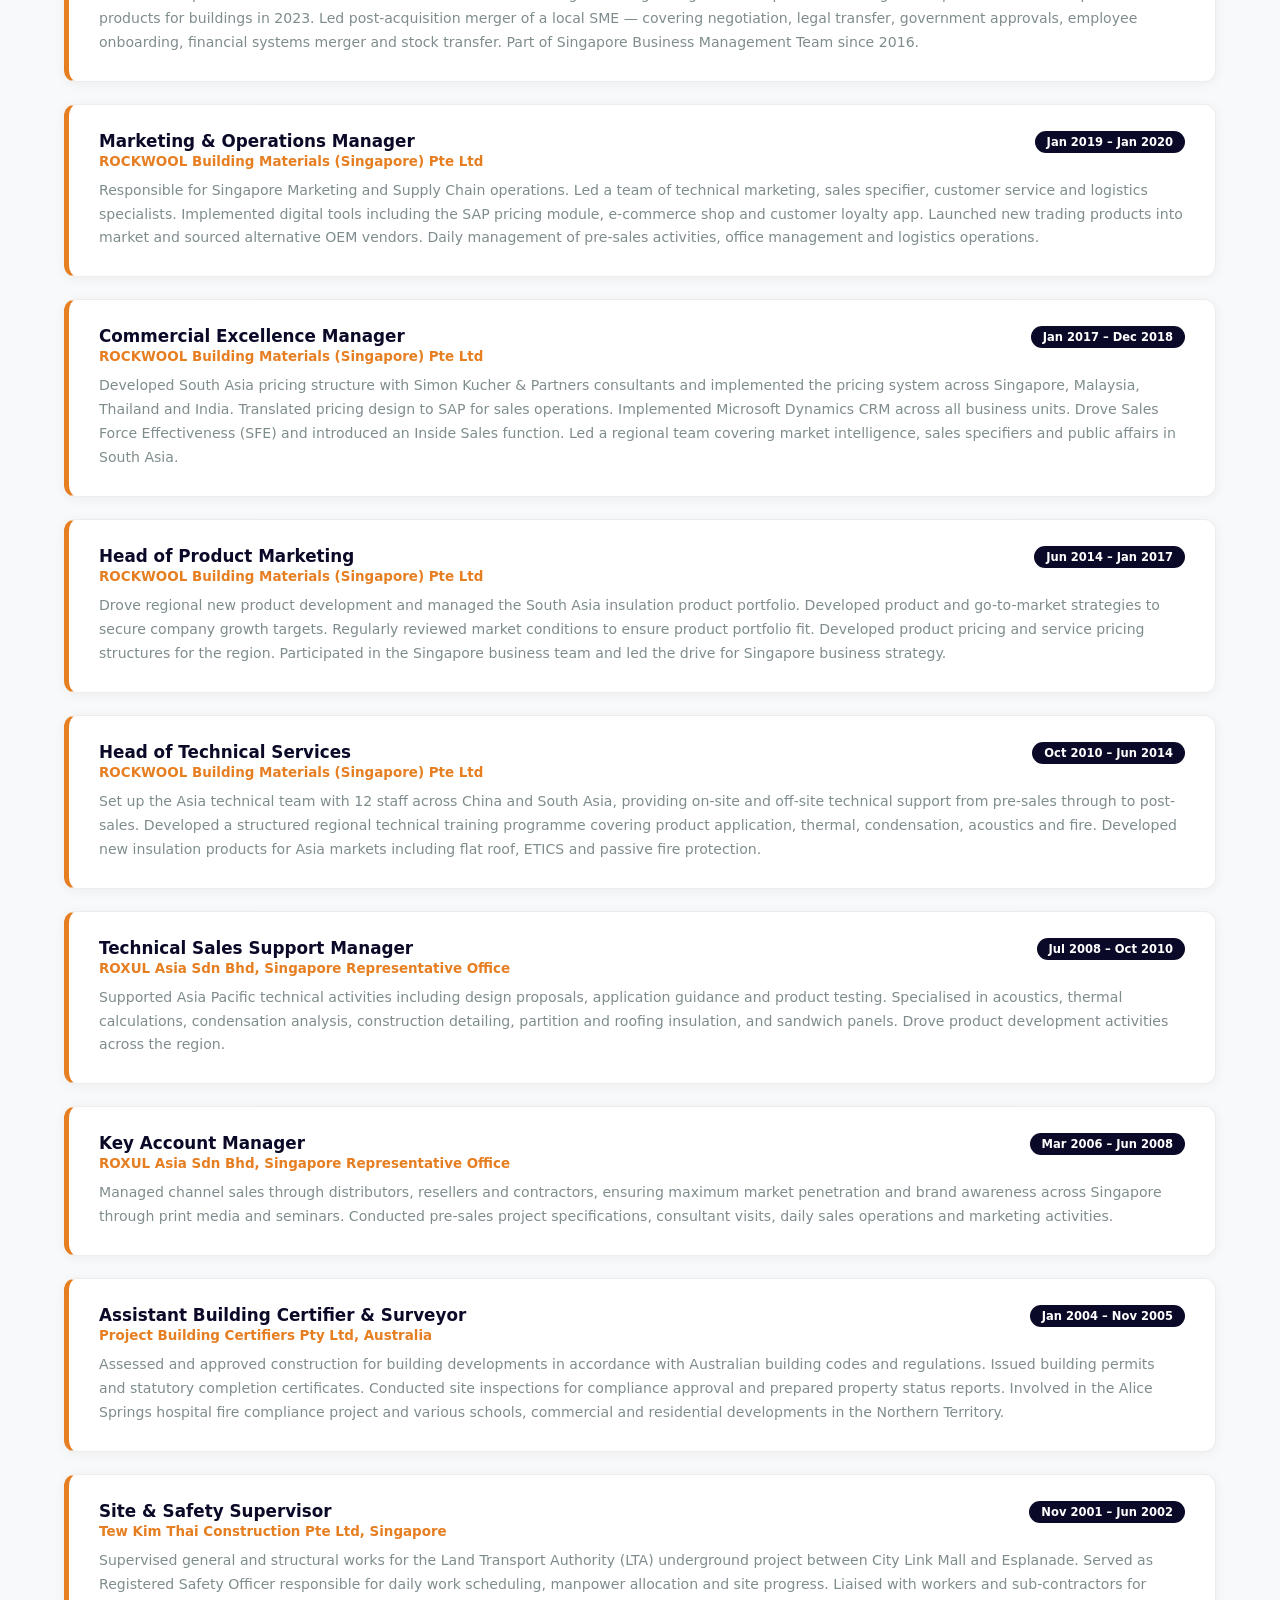
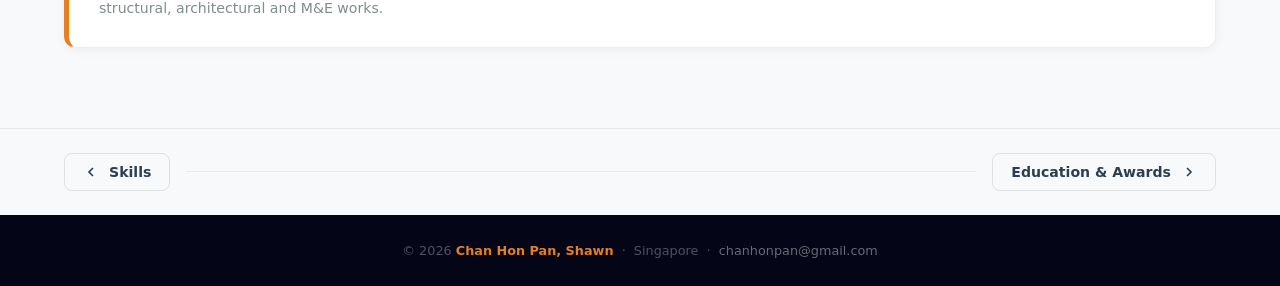
<file: experience.html>
<!DOCTYPE html>
<html lang="en">
<head>
<meta charset="UTF-8">
<meta name="viewport" content="width=device-width, initial-scale=1.0">
<title>Experience – Shawn Chan | Singapore</title>
<link rel="stylesheet" href="styles.css">
<style>
  /* ─── TIMELINE SLIDER ─── */
  .tl-wrap {
    background: var(--navy); border-radius: 16px; padding: 36px 36px 44px;
    position: relative; overflow: hidden;
  }
  .tl-wrap::before {
    content:''; position:absolute; top:0; left:0; right:0; height:3px;
    background: linear-gradient(90deg, var(--orange), var(--gold), var(--orange));
  }
  .tl-year-display { text-align:center; margin-bottom:28px; }
  .tl-big-year {
    font-size: clamp(3rem,8vw,5rem); font-weight:900; color:#fff; line-height:1; letter-spacing:-2px;
  }
  .tl-big-year span { color: var(--orange); }
  .tl-year-sub { color: rgba(255,255,255,0.35); font-size:.75rem; letter-spacing:3px; text-transform:uppercase; margin-top:4px; }

  .tl-card {
    background: rgba(255,255,255,0.06); border: 1px solid rgba(255,255,255,0.1);
    border-left: 4px solid var(--orange); border-radius:10px; padding:22px 26px;
    min-height:150px; transition: opacity .3s, transform .3s;
  }
  .tl-co { color:rgba(255,255,255,0.45); font-size:.75rem; letter-spacing:1px; text-transform:uppercase; margin-bottom:5px; }
  .tl-role { color:#fff; font-size:1.15rem; font-weight:700; margin-bottom:6px; }
  .tl-period { color:var(--gold); font-size:.78rem; font-weight:600; margin-bottom:10px; }
  .tl-desc { color:rgba(255,255,255,0.68); font-size:.88rem; line-height:1.7; }
  .tl-tag {
    display:inline-block; margin-top:10px;
    background:rgba(230,126,34,0.2); border:1px solid rgba(230,126,34,0.35);
    color:#ffaa55; font-size:.7rem; font-weight:700;
    padding:3px 10px; border-radius:20px; letter-spacing:.5px;
  }

  /* Scrubber */
  .tl-scrubber-area { margin-top:28px; padding:0 8px; }
  .tl-scrubber {
    -webkit-appearance:none; appearance:none;
    width:100%; height:6px; background:rgba(255,255,255,0.1); border-radius:3px;
    outline:none; cursor:pointer;
  }
  .tl-scrubber::-webkit-slider-thumb {
    -webkit-appearance:none; width:28px; height:28px; border-radius:50%;
    background:#fff; border:4px solid var(--orange); cursor:grab;
    box-shadow: 0 0 0 4px rgba(230,126,34,0.3), 0 4px 12px rgba(0,0,0,0.4);
    transition: transform .1s, box-shadow .1s;
  }
  .tl-scrubber::-webkit-slider-thumb:active { cursor:grabbing; transform:scale(1.2); }
  .tl-scrubber::-moz-range-thumb {
    width:28px; height:28px; border-radius:50%;
    background:#fff; border:4px solid var(--orange);
  }
  .tl-ticks { display:flex; justify-content:space-between; padding:8px 8px 0; }
  .tl-tick { font-size:.68rem; color:rgba(255,255,255,0.3); cursor:pointer; transition:color .2s; }
  .tl-tick:hover, .tl-tick.active { color:var(--gold); }

  .tl-btns { display:flex; gap:14px; justify-content:center; margin-top:20px; }
  .tl-btn {
    background:rgba(255,255,255,0.07); border:1px solid rgba(255,255,255,0.18);
    color:#fff; border-radius:8px; padding:9px 22px; cursor:pointer;
    font-size:.85rem; font-weight:600; transition:all .2s;
    display:flex; align-items:center; gap:6px;
  }
  .tl-btn:hover { background:rgba(230,126,34,0.25); border-color:var(--orange); }
  .tl-btn:disabled { opacity:.3; cursor:not-allowed; }

  /* ─── EXPERIENCE CARDS ─── */
  .exp-list { display:flex; flex-direction:column; gap:22px; }
  .exp-card {
    background:#fff; border-radius:var(--radius);
    border:1px solid rgba(0,0,0,0.07);
    border-left:5px solid var(--orange);
    padding:26px 30px; transition:all .3s;
    box-shadow: 0 2px 12px rgba(0,0,0,0.05);
  }
  .exp-card:hover { transform:translateX(5px); box-shadow:0 8px 28px rgba(0,0,0,0.1); border-left-color:var(--gold); }
  .exp-top { display:flex; justify-content:space-between; align-items:flex-start; gap:12px; flex-wrap:wrap; margin-bottom:10px; }
  .exp-role { font-size:1.05rem; font-weight:700; color:var(--navy); }
  .exp-co { color:var(--orange); font-size:.84rem; font-weight:600; margin-top:3px; }
  .exp-period {
    background:var(--navy); color:#fff;
    padding:4px 12px; border-radius:20px; font-size:.72rem; font-weight:600; white-space:nowrap; flex-shrink:0;
  }
  .exp-desc { color:var(--muted); font-size:.88rem; line-height:1.7; }

  @media (max-width:600px) {
    .tl-wrap { padding:24px 18px 36px; }
    .tl-ticks { display:none; }
  }
</style>
</head>
<body>

<nav id="mainNav">
  <a href="index.html" class="nav-logo">SHAWN <span>CHAN</span></a>
  <ul class="nav-links" id="navLinks">
    <li><a href="index.html">Home</a></li>
    <li><a href="about.html">About</a></li>
    <li><a href="skills.html">Skills</a></li>
    <li><a href="experience.html" class="active">Experience</a></li>
    <li><a href="education.html">Education</a></li>
    <li><a href="about.html#contact" class="nav-cta">Contact</a></li>
  </ul>
  <button class="hamburger" id="hamburger" onclick="toggleNav()" aria-label="Menu">
    <span></span><span></span><span></span>
  </button>
</nav>

<div class="page-hero">
  <div class="page-hero-inner">
    <div class="breadcrumb">
      <a href="index.html">Home</a><span>›</span><strong>Experience</strong>
    </div>
    <h1>Career Experience</h1>
    <p>From construction sites in Australia to boardrooms across Asia — 20 years of progressive growth.</p>
  </div>
</div>

<!-- TIMELINE SLIDER -->
<section class="alt" id="timeline">
  <div class="section-inner">
    <div class="section-tag">Interactive Timeline</div>
    <div class="section-divider"></div>
    <h2 class="section-title reveal">Drag Through My Career</h2>
    <p class="section-sub reveal">Use the slider, buttons, arrow keys, or swipe to travel year by year through my professional story.</p>

    <div class="tl-wrap reveal">
      <div class="tl-year-display">
        <div class="tl-big-year"><span id="tlYear">2001</span></div>
        <div class="tl-year-sub">Year in focus</div>
      </div>
      <div class="tl-card" id="tlCard">
        <div class="tl-co" id="tlCo"></div>
        <div class="tl-role" id="tlRole"></div>
        <div class="tl-period" id="tlPeriod"></div>
        <div class="tl-desc" id="tlDesc"></div>
        <span class="tl-tag" id="tlTag"></span>
      </div>
      <div class="tl-scrubber-area">
        <input type="range" class="tl-scrubber" id="tlScrubber" min="0" max="8" step="1" value="0">
        <div class="tl-ticks" id="tlTicks"></div>
      </div>
      <div class="tl-btns">
        <button class="tl-btn" id="tlPrev" onclick="tlNav(-1)">
          <svg width="13" height="13" viewBox="0 0 24 24" fill="none" stroke="currentColor" stroke-width="2.5"><polyline points="15 18 9 12 15 6"/></svg>
          Prev
        </button>
        <button class="tl-btn" id="tlNext" onclick="tlNav(1)">
          Next
          <svg width="13" height="13" viewBox="0 0 24 24" fill="none" stroke="currentColor" stroke-width="2.5"><polyline points="9 18 15 12 9 6"/></svg>
        </button>
      </div>
    </div>
  </div>
</section>

<!-- FULL EXPERIENCE LIST -->
<section>
  <div class="section-inner">
    <div class="section-tag">Full Work History</div>
    <div class="section-divider"></div>
    <h2 class="section-title reveal">All Roles</h2>
    <p class="section-sub reveal">A complete record of positions held across Singapore, Australia and the Asia Pacific region.</p>

    <div class="exp-list">
      <div class="exp-card reveal">
        <div class="exp-top">
          <div><div class="exp-role">Business Development Manager</div><div class="exp-co">ROCKWOOL Building Materials (Singapore) Pte Ltd</div></div>
          <span class="exp-period">Feb 2020 – Present</span>
        </div>
        <p class="exp-desc">Responsible for Singapore Marketing and Asia business development for the insulated wall panel business. Developed regional strategic growth plans and drove implementation across local business units. Launched agriculture growing substrate products for vegetative production and fire protection products for buildings in 2023. Led post-acquisition merger of a local SME — covering negotiation, legal transfer, government approvals, employee onboarding, financial systems merger and stock transfer. Part of Singapore Business Management Team since 2016.</p>
      </div>
      <div class="exp-card reveal" style="transition-delay:.05s">
        <div class="exp-top">
          <div><div class="exp-role">Marketing &amp; Operations Manager</div><div class="exp-co">ROCKWOOL Building Materials (Singapore) Pte Ltd</div></div>
          <span class="exp-period">Jan 2019 – Jan 2020</span>
        </div>
        <p class="exp-desc">Responsible for Singapore Marketing and Supply Chain operations. Led a team of technical marketing, sales specifier, customer service and logistics specialists. Implemented digital tools including the SAP pricing module, e-commerce shop and customer loyalty app. Launched new trading products into market and sourced alternative OEM vendors. Daily management of pre-sales activities, office management and logistics operations.</p>
      </div>
      <div class="exp-card reveal" style="transition-delay:.1s">
        <div class="exp-top">
          <div><div class="exp-role">Commercial Excellence Manager</div><div class="exp-co">ROCKWOOL Building Materials (Singapore) Pte Ltd</div></div>
          <span class="exp-period">Jan 2017 – Dec 2018</span>
        </div>
        <p class="exp-desc">Developed South Asia pricing structure with Simon Kucher &amp; Partners consultants and implemented the pricing system across Singapore, Malaysia, Thailand and India. Translated pricing design to SAP for sales operations. Implemented Microsoft Dynamics CRM across all business units. Drove Sales Force Effectiveness (SFE) and introduced an Inside Sales function. Led a regional team covering market intelligence, sales specifiers and public affairs in South Asia.</p>
      </div>
      <div class="exp-card reveal" style="transition-delay:.05s">
        <div class="exp-top">
          <div><div class="exp-role">Head of Product Marketing</div><div class="exp-co">ROCKWOOL Building Materials (Singapore) Pte Ltd</div></div>
          <span class="exp-period">Jun 2014 – Jan 2017</span>
        </div>
        <p class="exp-desc">Drove regional new product development and managed the South Asia insulation product portfolio. Developed product and go-to-market strategies to secure company growth targets. Regularly reviewed market conditions to ensure product portfolio fit. Developed product pricing and service pricing structures for the region. Participated in the Singapore business team and led the drive for Singapore business strategy.</p>
      </div>
      <div class="exp-card reveal" style="transition-delay:.1s">
        <div class="exp-top">
          <div><div class="exp-role">Head of Technical Services</div><div class="exp-co">ROCKWOOL Building Materials (Singapore) Pte Ltd</div></div>
          <span class="exp-period">Oct 2010 – Jun 2014</span>
        </div>
        <p class="exp-desc">Set up the Asia technical team with 12 staff across China and South Asia, providing on-site and off-site technical support from pre-sales through to post-sales. Developed a structured regional technical training programme covering product application, thermal, condensation, acoustics and fire. Developed new insulation products for Asia markets including flat roof, ETICS and passive fire protection.</p>
      </div>
      <div class="exp-card reveal" style="transition-delay:.05s">
        <div class="exp-top">
          <div><div class="exp-role">Technical Sales Support Manager</div><div class="exp-co">ROXUL Asia Sdn Bhd, Singapore Representative Office</div></div>
          <span class="exp-period">Jul 2008 – Oct 2010</span>
        </div>
        <p class="exp-desc">Supported Asia Pacific technical activities including design proposals, application guidance and product testing. Specialised in acoustics, thermal calculations, condensation analysis, construction detailing, partition and roofing insulation, and sandwich panels. Drove product development activities across the region.</p>
      </div>
      <div class="exp-card reveal" style="transition-delay:.1s">
        <div class="exp-top">
          <div><div class="exp-role">Key Account Manager</div><div class="exp-co">ROXUL Asia Sdn Bhd, Singapore Representative Office</div></div>
          <span class="exp-period">Mar 2006 – Jun 2008</span>
        </div>
        <p class="exp-desc">Managed channel sales through distributors, resellers and contractors, ensuring maximum market penetration and brand awareness across Singapore through print media and seminars. Conducted pre-sales project specifications, consultant visits, daily sales operations and marketing activities.</p>
      </div>
      <div class="exp-card reveal" style="transition-delay:.05s">
        <div class="exp-top">
          <div><div class="exp-role">Assistant Building Certifier &amp; Surveyor</div><div class="exp-co">Project Building Certifiers Pty Ltd, Australia</div></div>
          <span class="exp-period">Jan 2004 – Nov 2005</span>
        </div>
        <p class="exp-desc">Assessed and approved construction for building developments in accordance with Australian building codes and regulations. Issued building permits and statutory completion certificates. Conducted site inspections for compliance approval and prepared property status reports. Involved in the Alice Springs hospital fire compliance project and various schools, commercial and residential developments in the Northern Territory.</p>
      </div>
      <div class="exp-card reveal" style="transition-delay:.1s">
        <div class="exp-top">
          <div><div class="exp-role">Site &amp; Safety Supervisor</div><div class="exp-co">Tew Kim Thai Construction Pte Ltd, Singapore</div></div>
          <span class="exp-period">Nov 2001 – Jun 2002</span>
        </div>
        <p class="exp-desc">Supervised general and structural works for the Land Transport Authority (LTA) underground project between City Link Mall and Esplanade. Served as Registered Safety Officer responsible for daily work scheduling, manpower allocation and site progress. Liaised with workers and sub-contractors for structural, architectural and M&amp;E works.</p>
      </div>
    </div>
  </div>
</section>

<div class="bottom-page-nav">
  <div class="bottom-page-nav-inner">
    <a href="skills.html" class="pnav-link">
      <svg viewBox="0 0 24 24" fill="none" stroke="currentColor" stroke-width="2.5"><polyline points="15 18 9 12 15 6"/></svg>
      Skills
    </a>
    <div class="pnav-divider"></div>
    <a href="education.html" class="pnav-link">
      Education &amp; Awards
      <svg viewBox="0 0 24 24" fill="none" stroke="currentColor" stroke-width="2.5"><polyline points="9 18 15 12 9 6"/></svg>
    </a>
  </div>
</div>

<footer>
  <p>© 2026 <strong>Chan Hon Pan, Shawn</strong> &nbsp;·&nbsp; Singapore &nbsp;·&nbsp; <a href="mailto:chanhonpan@gmail.com">chanhonpan@gmail.com</a></p>
</footer>

<script>
function toggleNav() { document.getElementById('mainNav').classList.toggle('open'); }
document.querySelectorAll('.nav-links a').forEach(a => a.addEventListener('click', () => document.getElementById('mainNav').classList.remove('open')));
const ro = new IntersectionObserver(e => e.forEach(x => x.isIntersecting && x.target.classList.add('visible')), { threshold: 0.1 });
document.querySelectorAll('.reveal, .reveal-l, .reveal-r').forEach(el => ro.observe(el));

/* ── TIMELINE DATA ── */
const tlData = [
  { year:'2001–2002', co:'Tew Kim Thai Construction Pte Ltd', role:'Site & Safety Supervisor', period:'Nov 2001 – Jun 2002', desc:'Supervised general and structural works for the LTA underground project between City Link Mall & Esplanade. Registered Safety Officer for safety matters. Responsible for daily scheduling, manpower allocation and site progress.', tag:'Construction' },
  { year:'2004–2005', co:'Project Building Certifiers Pty Ltd, Australia', role:'Assistant Building Certifier & Surveyor', period:'Jan 2004 – Nov 2005', desc:'Assessed and approved building developments under Australian codes. Issued permits and completion certificates. Involved in the Alice Springs hospital fire compliance project and various NT developments.', tag:'Building Compliance' },
  { year:'2006–2008', co:'ROXUL Asia Sdn Bhd', role:'Key Account Manager', period:'Mar 2006 – Jun 2008', desc:'Managed channel sales through distributors, resellers and contractors. Drove market penetration and brand awareness across Singapore through media and seminars.', tag:'Sales' },
  { year:'2008–2010', co:'ROXUL Asia Sdn Bhd', role:'Technical Sales Support Manager', period:'Jul 2008 – Oct 2010', desc:'Supported Asia Pacific technical activities in design proposals and testing. Specialised in acoustics, thermal calculations, condensation, and sandwich panels.', tag:'Technical Sales' },
  { year:'2010–2014', co:'ROCKWOOL Building Materials (S) Pte Ltd', role:'Head of Technical Services', period:'Oct 2010 – Jun 2014', desc:'Built a 12-person Asia technical team across China and South Asia. Developed regional training programmes on thermal, acoustics, condensation and fire. Created new insulation products for Asia markets.', tag:'Technical Leadership' },
  { year:'2014–2017', co:'ROCKWOOL Building Materials (S) Pte Ltd', role:'Head of Product Marketing', period:'Jun 2014 – Jan 2017', desc:'Drove regional new product development and managed the South Asia insulation portfolio. Built product and go-to-market strategies and developed pricing structures across the region.', tag:'Product Marketing' },
  { year:'2017–2018', co:'ROCKWOOL Building Materials (S) Pte Ltd', role:'Commercial Excellence Manager', period:'Jan 2017 – Dec 2018', desc:'Developed South Asia pricing structure with Simon Kucher & Partners. Implemented SAP pricing in 4 countries. Drove Sales Force Effectiveness and launched Inside Sales function.', tag:'Commercial Excellence' },
  { year:'2019–2020', co:'ROCKWOOL Building Materials (S) Pte Ltd', role:'Marketing & Operations Manager', period:'Jan 2019 – Jan 2020', desc:'Led Singapore Marketing and Supply Chain. Managed teams across technical marketing, customer service and logistics. Implemented SAP pricing module, e-shop and loyalty app.', tag:'Marketing & Ops' },
  { year:'2020–Present', co:'ROCKWOOL Building Materials (S) Pte Ltd', role:'Business Development Manager', period:'Feb 2020 – Present', desc:'Leading Singapore Marketing and Asia business development for insulated wall panels. Developed regional growth plans. Launched agriculture substrates and fire protection products in 2023. Led post-acquisition SME merger.', tag:'Business Development' },
];

let tlIdx = 0;

function tlUpdate(idx, anim=true) {
  tlIdx = idx;
  const d = tlData[idx];
  const card = document.getElementById('tlCard');

  if (anim) { card.style.opacity='0'; card.style.transform='translateY(8px)'; }

  setTimeout(() => {
    document.getElementById('tlYear').textContent = d.year;
    document.getElementById('tlCo').textContent = d.co;
    document.getElementById('tlRole').textContent = d.role;
    document.getElementById('tlPeriod').textContent = d.period;
    document.getElementById('tlDesc').textContent = d.desc;
    document.getElementById('tlTag').textContent = d.tag;

    if (anim) {
      card.style.transition = 'opacity .3s ease, transform .3s ease';
      card.style.opacity='1'; card.style.transform='translateY(0)';
    }

    document.querySelectorAll('.tl-tick').forEach((t,i) => t.classList.toggle('active', i===idx));
    document.getElementById('tlPrev').disabled = idx === 0;
    document.getElementById('tlNext').disabled = idx === tlData.length-1;
  }, anim ? 140 : 0);

  document.getElementById('tlScrubber').value = idx;
}

function tlNav(dir) { tlUpdate(Math.max(0, Math.min(tlData.length-1, tlIdx+dir))); }

// Build ticks
const ticksEl = document.getElementById('tlTicks');
tlData.forEach((d,i) => {
  const t = document.createElement('span');
  t.className = 'tl-tick'; t.textContent = d.year.split('–')[0];
  t.onclick = () => tlUpdate(i);
  ticksEl.appendChild(t);
});

document.getElementById('tlScrubber').addEventListener('input', e => tlUpdate(+e.target.value));

document.addEventListener('keydown', e => {
  const sec = document.getElementById('timeline');
  const { top, bottom } = sec.getBoundingClientRect();
  if (top < window.innerHeight && bottom > 0) {
    if (e.key === 'ArrowLeft') tlNav(-1);
    if (e.key === 'ArrowRight') tlNav(1);
  }
});

let touchX = 0;
const tlWrap = document.querySelector('.tl-wrap');
tlWrap.addEventListener('touchstart', e => { touchX = e.touches[0].clientX; });
tlWrap.addEventListener('touchend', e => {
  const diff = touchX - e.changedTouches[0].clientX;
  if (Math.abs(diff) > 50) tlNav(diff > 0 ? 1 : -1);
});

tlUpdate(0, false);
</script>
</body>
</html>
</file>
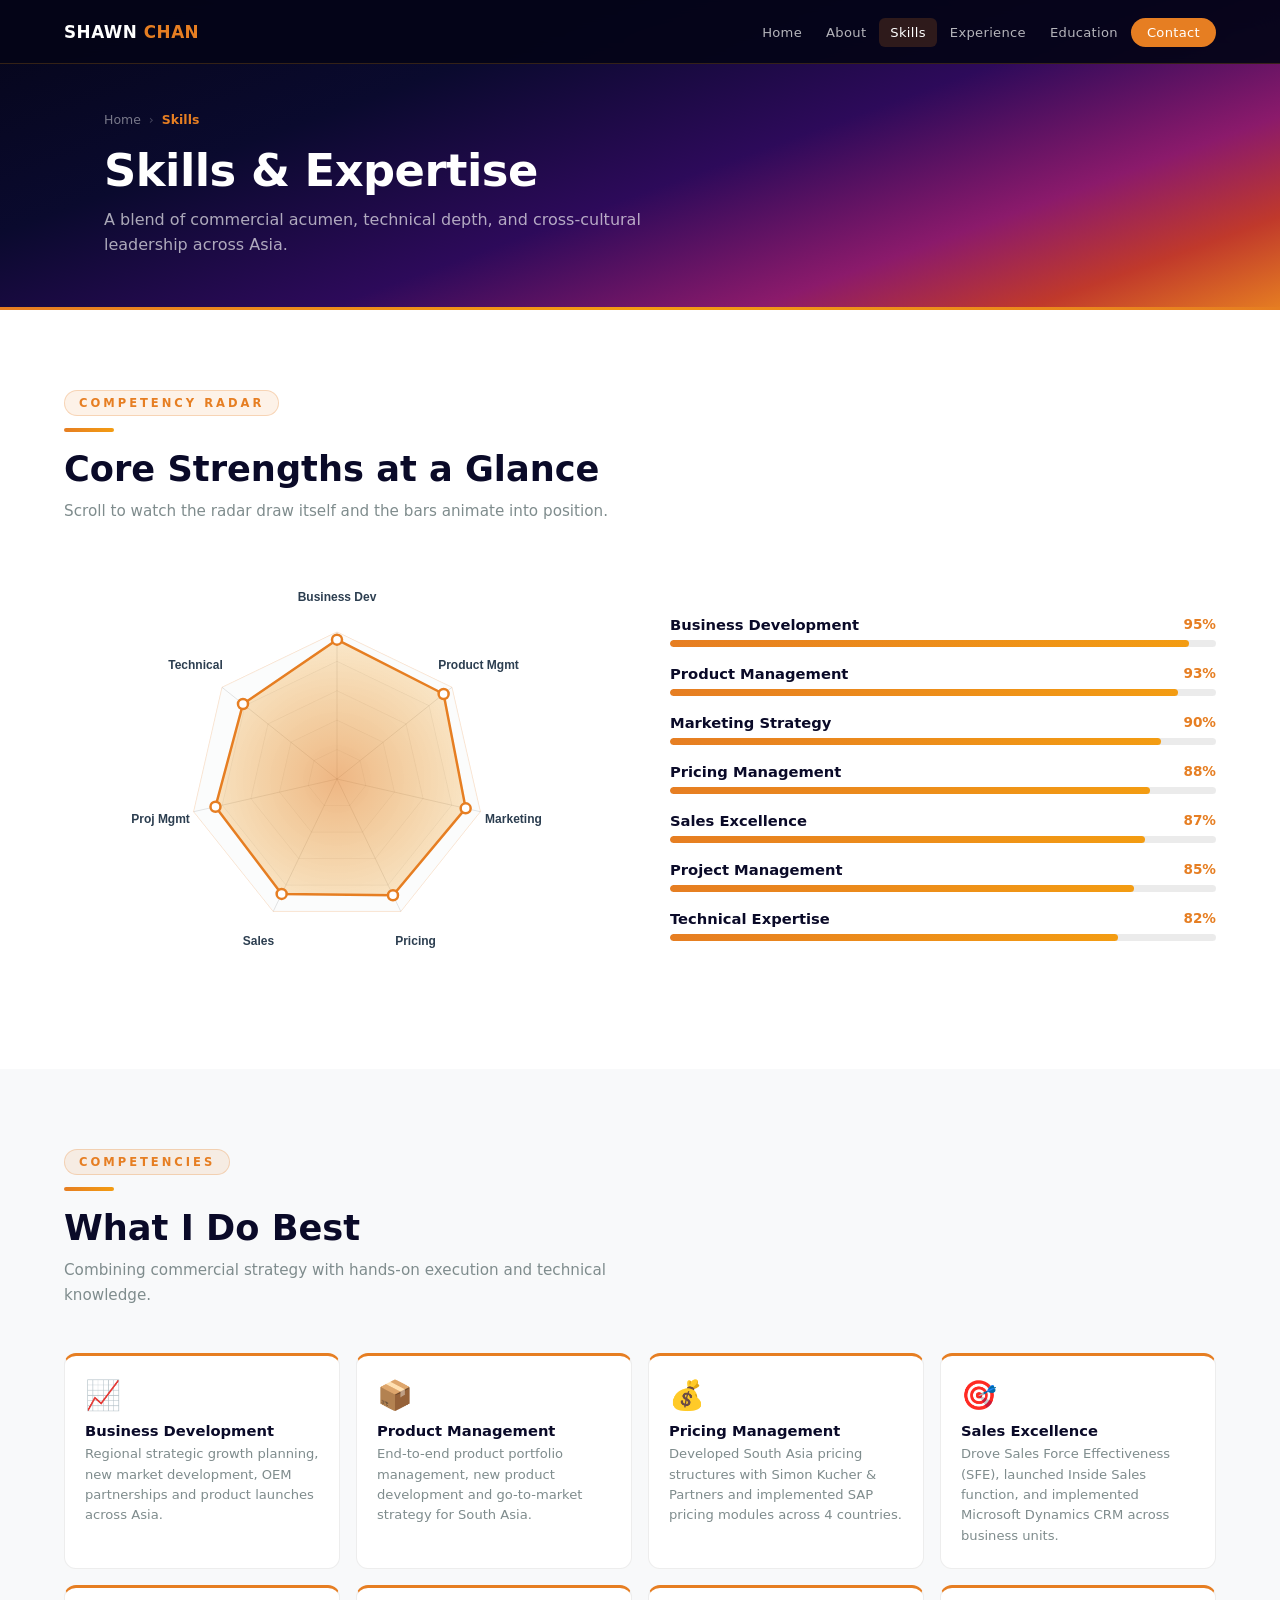
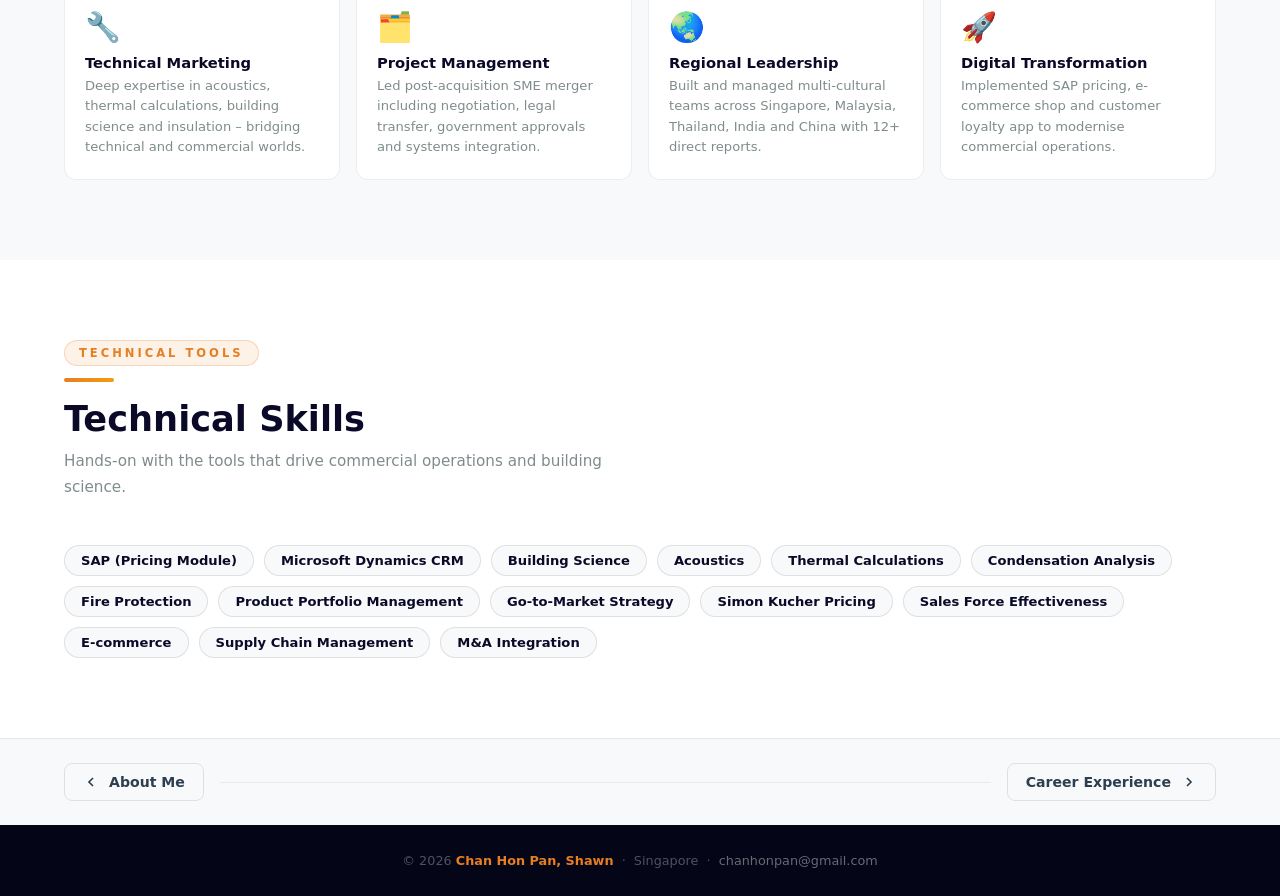
<file: skills.html>
<!DOCTYPE html>
<html lang="en">
<head>
<meta charset="UTF-8">
<meta name="viewport" content="width=device-width, initial-scale=1.0">
<title>Skills – Shawn Chan | Singapore</title>
<link rel="stylesheet" href="styles.css">
<style>
  .skills-grid { display: grid; grid-template-columns: 1fr 1fr; gap: 60px; align-items: center; }
  .radar-wrap { display: flex; justify-content: center; }
  #radarCanvas { max-width: 100%; height: auto; }

  .bars-list { display: flex; flex-direction: column; gap: 18px; }
  .bar-item {}
  .bar-header { display: flex; justify-content: space-between; margin-bottom: 7px; }
  .bar-name { font-weight: 600; color: var(--navy); font-size: 0.92rem; }
  .bar-pct { font-weight: 700; color: var(--orange); font-size: 0.85rem; }
  .bar-bg { height: 7px; background: rgba(0,0,0,0.08); border-radius: 4px; overflow: hidden; }
  .bar-fill {
    height: 100%; border-radius: 4px; width: 0;
    background: linear-gradient(90deg, var(--orange), var(--gold));
    transition: width 1.3s cubic-bezier(.22,1,.36,1);
  }

  /* Core competency tags */
  .competency-grid { display: grid; grid-template-columns: repeat(auto-fill, minmax(220px, 1fr)); gap: 16px; }
  .comp-card {
    background: #fff; border-radius: var(--radius);
    border: 1px solid rgba(0,0,0,0.07);
    padding: 22px 20px; transition: all 0.3s;
    border-top: 3px solid var(--orange);
  }
  .comp-card:hover { transform: translateY(-4px); box-shadow: 0 10px 28px rgba(0,0,0,0.1); border-top-color: var(--gold); }
  .comp-icon { font-size: 1.8rem; margin-bottom: 10px; }
  .comp-title { font-weight: 700; color: var(--navy); font-size: 0.92rem; margin-bottom: 5px; }
  .comp-desc { color: var(--muted); font-size: 0.82rem; line-height: 1.55; }

  /* Tech pills */
  .tech-pills { display: flex; flex-wrap: wrap; gap: 10px; }
  .tech-pill {
    background: var(--light); border: 1px solid rgba(0,0,0,0.1);
    border-radius: 30px; padding: 7px 16px;
    font-size: 0.82rem; font-weight: 600; color: var(--navy);
    transition: all 0.2s;
  }
  .tech-pill:hover { background: rgba(230,126,34,0.1); border-color: var(--orange); color: var(--orange); }

  @media (max-width: 820px) {
    .skills-grid { grid-template-columns: 1fr; }
    .radar-wrap { order: -1; }
  }
</style>
</head>
<body>

<nav id="mainNav">
  <a href="index.html" class="nav-logo">SHAWN <span>CHAN</span></a>
  <ul class="nav-links" id="navLinks">
    <li><a href="index.html">Home</a></li>
    <li><a href="about.html">About</a></li>
    <li><a href="skills.html" class="active">Skills</a></li>
    <li><a href="experience.html">Experience</a></li>
    <li><a href="education.html">Education</a></li>
    <li><a href="about.html#contact" class="nav-cta">Contact</a></li>
  </ul>
  <button class="hamburger" id="hamburger" onclick="toggleNav()" aria-label="Menu">
    <span></span><span></span><span></span>
  </button>
</nav>

<div class="page-hero">
  <div class="page-hero-inner">
    <div class="breadcrumb">
      <a href="index.html">Home</a><span>›</span><strong>Skills</strong>
    </div>
    <h1>Skills &amp; Expertise</h1>
    <p>A blend of commercial acumen, technical depth, and cross-cultural leadership across Asia.</p>
  </div>
</div>

<!-- RADAR + BARS -->
<section class="alt" id="skillsMain">
  <div class="section-inner">
    <div class="section-tag">Competency Radar</div>
    <div class="section-divider"></div>
    <h2 class="section-title reveal">Core Strengths at a Glance</h2>
    <p class="section-sub reveal">Scroll to watch the radar draw itself and the bars animate into position.</p>

    <div class="skills-grid">
      <div class="radar-wrap reveal-l">
        <canvas id="radarCanvas" width="420" height="420"></canvas>
      </div>
      <div class="bars-list reveal-r">
        <div class="bar-item">
          <div class="bar-header"><span class="bar-name">Business Development</span><span class="bar-pct">95%</span></div>
          <div class="bar-bg"><div class="bar-fill" data-w="95"></div></div>
        </div>
        <div class="bar-item">
          <div class="bar-header"><span class="bar-name">Product Management</span><span class="bar-pct">93%</span></div>
          <div class="bar-bg"><div class="bar-fill" data-w="93"></div></div>
        </div>
        <div class="bar-item">
          <div class="bar-header"><span class="bar-name">Marketing Strategy</span><span class="bar-pct">90%</span></div>
          <div class="bar-bg"><div class="bar-fill" data-w="90"></div></div>
        </div>
        <div class="bar-item">
          <div class="bar-header"><span class="bar-name">Pricing Management</span><span class="bar-pct">88%</span></div>
          <div class="bar-bg"><div class="bar-fill" data-w="88"></div></div>
        </div>
        <div class="bar-item">
          <div class="bar-header"><span class="bar-name">Sales Excellence</span><span class="bar-pct">87%</span></div>
          <div class="bar-bg"><div class="bar-fill" data-w="87"></div></div>
        </div>
        <div class="bar-item">
          <div class="bar-header"><span class="bar-name">Project Management</span><span class="bar-pct">85%</span></div>
          <div class="bar-bg"><div class="bar-fill" data-w="85"></div></div>
        </div>
        <div class="bar-item">
          <div class="bar-header"><span class="bar-name">Technical Expertise</span><span class="bar-pct">82%</span></div>
          <div class="bar-bg"><div class="bar-fill" data-w="82"></div></div>
        </div>
      </div>
    </div>
  </div>
</section>

<!-- CORE COMPETENCIES -->
<section>
  <div class="section-inner">
    <div class="section-tag">Competencies</div>
    <div class="section-divider"></div>
    <h2 class="section-title reveal">What I Do Best</h2>
    <p class="section-sub reveal">Combining commercial strategy with hands-on execution and technical knowledge.</p>
    <div class="competency-grid">
      <div class="comp-card reveal">
        <div class="comp-icon">📈</div>
        <div class="comp-title">Business Development</div>
        <div class="comp-desc">Regional strategic growth planning, new market development, OEM partnerships and product launches across Asia.</div>
      </div>
      <div class="comp-card reveal" style="transition-delay:.08s">
        <div class="comp-icon">📦</div>
        <div class="comp-title">Product Management</div>
        <div class="comp-desc">End-to-end product portfolio management, new product development and go-to-market strategy for South Asia.</div>
      </div>
      <div class="comp-card reveal" style="transition-delay:.16s">
        <div class="comp-icon">💰</div>
        <div class="comp-title">Pricing Management</div>
        <div class="comp-desc">Developed South Asia pricing structures with Simon Kucher & Partners and implemented SAP pricing modules across 4 countries.</div>
      </div>
      <div class="comp-card reveal" style="transition-delay:.24s">
        <div class="comp-icon">🎯</div>
        <div class="comp-title">Sales Excellence</div>
        <div class="comp-desc">Drove Sales Force Effectiveness (SFE), launched Inside Sales function, and implemented Microsoft Dynamics CRM across business units.</div>
      </div>
      <div class="comp-card reveal" style="transition-delay:.08s">
        <div class="comp-icon">🔧</div>
        <div class="comp-title">Technical Marketing</div>
        <div class="comp-desc">Deep expertise in acoustics, thermal calculations, building science and insulation – bridging technical and commercial worlds.</div>
      </div>
      <div class="comp-card reveal" style="transition-delay:.16s">
        <div class="comp-icon">🗂️</div>
        <div class="comp-title">Project Management</div>
        <div class="comp-desc">Led post-acquisition SME merger including negotiation, legal transfer, government approvals and systems integration.</div>
      </div>
      <div class="comp-card reveal" style="transition-delay:.24s">
        <div class="comp-icon">🌏</div>
        <div class="comp-title">Regional Leadership</div>
        <div class="comp-desc">Built and managed multi-cultural teams across Singapore, Malaysia, Thailand, India and China with 12+ direct reports.</div>
      </div>
      <div class="comp-card reveal" style="transition-delay:.32s">
        <div class="comp-icon">🚀</div>
        <div class="comp-title">Digital Transformation</div>
        <div class="comp-desc">Implemented SAP pricing, e-commerce shop and customer loyalty app to modernise commercial operations.</div>
      </div>
    </div>
  </div>
</section>

<!-- TECHNICAL SKILLS -->
<section class="alt">
  <div class="section-inner">
    <div class="section-tag">Technical Tools</div>
    <div class="section-divider"></div>
    <h2 class="section-title reveal">Technical Skills</h2>
    <p class="section-sub reveal">Hands-on with the tools that drive commercial operations and building science.</p>
    <div class="tech-pills reveal">
      <span class="tech-pill">SAP (Pricing Module)</span>
      <span class="tech-pill">Microsoft Dynamics CRM</span>
      <span class="tech-pill">Building Science</span>
      <span class="tech-pill">Acoustics</span>
      <span class="tech-pill">Thermal Calculations</span>
      <span class="tech-pill">Condensation Analysis</span>
      <span class="tech-pill">Fire Protection</span>
      <span class="tech-pill">Product Portfolio Management</span>
      <span class="tech-pill">Go-to-Market Strategy</span>
      <span class="tech-pill">Simon Kucher Pricing</span>
      <span class="tech-pill">Sales Force Effectiveness</span>
      <span class="tech-pill">E-commerce</span>
      <span class="tech-pill">Supply Chain Management</span>
      <span class="tech-pill">M&A Integration</span>
    </div>
  </div>
</section>

<div class="bottom-page-nav">
  <div class="bottom-page-nav-inner">
    <a href="about.html" class="pnav-link">
      <svg viewBox="0 0 24 24" fill="none" stroke="currentColor" stroke-width="2.5"><polyline points="15 18 9 12 15 6"/></svg>
      About Me
    </a>
    <div class="pnav-divider"></div>
    <a href="experience.html" class="pnav-link">
      Career Experience
      <svg viewBox="0 0 24 24" fill="none" stroke="currentColor" stroke-width="2.5"><polyline points="9 18 15 12 9 6"/></svg>
    </a>
  </div>
</div>

<footer>
  <p>© 2026 <strong>Chan Hon Pan, Shawn</strong> &nbsp;·&nbsp; Singapore &nbsp;·&nbsp; <a href="mailto:chanhonpan@gmail.com">chanhonpan@gmail.com</a></p>
</footer>

<script>
function toggleNav() { document.getElementById('mainNav').classList.toggle('open'); }
document.querySelectorAll('.nav-links a').forEach(a => a.addEventListener('click', () => document.getElementById('mainNav').classList.remove('open')));
const ro = new IntersectionObserver(e => e.forEach(x => x.isIntersecting && x.target.classList.add('visible')), { threshold: 0.1 });
document.querySelectorAll('.reveal, .reveal-l, .reveal-r').forEach(el => ro.observe(el));

/* ── RADAR CHART ── */
const skills = [
  { label: 'Business Dev', v: 0.95 },
  { label: 'Product Mgmt', v: 0.93 },
  { label: 'Marketing',    v: 0.90 },
  { label: 'Pricing',      v: 0.88 },
  { label: 'Sales',        v: 0.87 },
  { label: 'Proj Mgmt',    v: 0.85 },
  { label: 'Technical',    v: 0.82 },
];
let radarP = 0, radarDone = false;
const canvas = document.getElementById('radarCanvas');
const ctx = canvas.getContext('2d');

function drawRadar(progress) {
  const W = canvas.width, H = canvas.height;
  const cx = W/2, cy = H/2, R = Math.min(W,H) * 0.35;
  const n = skills.length;
  const ang = i => (Math.PI*2*i/n) - Math.PI/2;
  const ease = t => t < .5 ? 2*t*t : 1-((-2*t+2)**2)/2;
  const p = ease(Math.min(progress,1));

  ctx.clearRect(0,0,W,H);

  // rings
  for (let r = 5; r >= 1; r--) {
    const rR = R * r / 5;
    ctx.beginPath();
    for (let i = 0; i <= n; i++) {
      const a = ang(i % n);
      i===0 ? ctx.moveTo(cx+Math.cos(a)*rR, cy+Math.sin(a)*rR)
             : ctx.lineTo(cx+Math.cos(a)*rR, cy+Math.sin(a)*rR);
    }
    ctx.closePath();
    ctx.strokeStyle = r === 5 ? 'rgba(230,126,34,0.25)' : 'rgba(0,0,0,0.07)';
    ctx.lineWidth = 1;
    ctx.stroke();
    ctx.fillStyle = 'rgba(248,249,250,0.5)';
    ctx.fill();
  }
  // spokes
  for (let i = 0; i < n; i++) {
    const a = ang(i);
    ctx.beginPath(); ctx.moveTo(cx,cy);
    ctx.lineTo(cx+Math.cos(a)*R, cy+Math.sin(a)*R);
    ctx.strokeStyle = 'rgba(0,0,0,0.1)'; ctx.lineWidth=1; ctx.stroke();
  }

  // data polygon
  ctx.beginPath();
  skills.forEach((s,i) => {
    const a = ang(i), r = R * s.v * p;
    i===0 ? ctx.moveTo(cx+Math.cos(a)*r, cy+Math.sin(a)*r)
           : ctx.lineTo(cx+Math.cos(a)*r, cy+Math.sin(a)*r);
  });
  ctx.closePath();
  const g = ctx.createRadialGradient(cx,cy,0, cx,cy,R);
  g.addColorStop(0, 'rgba(230,126,34,0.55)');
  g.addColorStop(1, 'rgba(243,156,18,0.20)');
  ctx.fillStyle = g; ctx.fill();
  ctx.strokeStyle = '#e67e22'; ctx.lineWidth = 2.5; ctx.stroke();

  // dots
  skills.forEach((s,i) => {
    const a = ang(i), r = R * s.v * p;
    ctx.beginPath(); ctx.arc(cx+Math.cos(a)*r, cy+Math.sin(a)*r, 5, 0, Math.PI*2);
    ctx.fillStyle = '#fff'; ctx.fill();
    ctx.strokeStyle = '#e67e22'; ctx.lineWidth=2.5; ctx.stroke();
  });

  // labels
  ctx.font = '600 12px Segoe UI, sans-serif';
  ctx.textAlign = 'center'; ctx.textBaseline = 'middle';
  skills.forEach((s,i) => {
    const a = ang(i), lr = R + 34;
    ctx.fillStyle = '#2c3e50';
    ctx.fillText(s.label, cx+Math.cos(a)*lr, cy+Math.sin(a)*lr);
  });
}

drawRadar(0);

const radarObs = new IntersectionObserver(entries => {
  if (entries[0].isIntersecting && !radarDone) {
    radarDone = true;
    const start = performance.now();
    document.querySelectorAll('.bar-fill').forEach(b => b.style.width = b.dataset.w + '%');
    const anim = now => {
      radarP = Math.min((now - start) / 1500, 1);
      drawRadar(radarP);
      if (radarP < 1) requestAnimationFrame(anim);
    };
    requestAnimationFrame(anim);
  }
}, { threshold: 0.25 });
radarObs.observe(document.getElementById('skillsMain'));
</script>
</body>
</html>
</file>
<file: styles.css>
/* ═══════════════════════════════════════════
   SHAWN CHAN – SHARED STYLESHEET
═══════════════════════════════════════════ */
:root {
  --night:    #050518;
  --navy:     #0a0a28;
  --purple:   #1a0a4a;
  --gold:     #f39c12;
  --orange:   #e67e22;
  --red:      #c0392b;
  --white:    #ffffff;
  --text:     #2c3e50;
  --muted:    #7f8c8d;
  --light:    #f8f9fa;
  --nav-h:    64px;
  --radius:   12px;
  --max-w:    1200px;
}

* { margin: 0; padding: 0; box-sizing: border-box; }
html { scroll-behavior: smooth; }
body {
  font-family: 'Segoe UI', system-ui, -apple-system, sans-serif;
  color: var(--text); background: var(--light);
  overflow-x: hidden;
}

/* ─── NAV ──────────────────────────────── */
nav {
  position: fixed; top: 0; left: 0; right: 0; z-index: 999;
  height: var(--nav-h);
  background: rgba(5,5,24,0.94);
  backdrop-filter: blur(14px); -webkit-backdrop-filter: blur(14px);
  border-bottom: 1px solid rgba(243,156,18,0.2);
  display: flex; align-items: center; padding: 0 5%; gap: 16px;
}
.nav-logo {
  font-size: 1.05rem; font-weight: 800; color: var(--white);
  text-decoration: none; letter-spacing: 0.5px; margin-right: auto;
  white-space: nowrap;
}
.nav-logo span { color: var(--orange); }
.nav-links { display: flex; gap: 2px; list-style: none; }
.nav-links a {
  color: rgba(255,255,255,0.7); text-decoration: none;
  font-size: 0.82rem; font-weight: 500; letter-spacing: 0.3px;
  padding: 7px 11px; border-radius: 6px; transition: all 0.2s;
  white-space: nowrap;
}
.nav-links a:hover, .nav-links a.active {
  color: var(--white); background: rgba(230,126,34,0.18);
}
.nav-cta {
  background: var(--orange) !important; color: var(--white) !important;
  padding: 7px 16px !important; border-radius: 20px !important;
}
.nav-cta:hover { background: var(--gold) !important; color: var(--night) !important; }
.hamburger {
  display: none; flex-direction: column; gap: 5px;
  cursor: pointer; padding: 4px; background: none; border: none;
}
.hamburger span { display: block; width: 22px; height: 2px; background: var(--white); transition: all 0.3s; }

/* ─── PAGE HERO HEADER ─────────────────── */
.page-hero {
  padding-top: var(--nav-h);
  background: linear-gradient(160deg,
    #050518 0%, #0a0a2e 30%, #2d0a5a 55%, #8b1a6b 75%, #c0392b 88%, #e67e22 100%);
  position: relative; overflow: hidden;
}
.page-hero::after {
  content: '';
  position: absolute; bottom: 0; left: 0; right: 0; height: 3px;
  background: linear-gradient(90deg, var(--orange), var(--gold), var(--orange));
}
.page-hero-inner {
  max-width: var(--max-w); margin: 0 auto;
  padding: 48px 5% 52px;
}
.breadcrumb {
  display: flex; gap: 8px; align-items: center;
  margin-bottom: 18px; font-size: 0.78rem;
}
.breadcrumb a { color: rgba(255,255,255,0.45); text-decoration: none; transition: color 0.2s; }
.breadcrumb a:hover { color: var(--gold); }
.breadcrumb span { color: rgba(255,255,255,0.25); }
.breadcrumb strong { color: var(--orange); font-weight: 600; }
.page-hero h1 {
  color: var(--white); font-size: clamp(1.8rem, 4vw, 2.8rem);
  font-weight: 800; line-height: 1.15; letter-spacing: -0.5px;
}
.page-hero p {
  color: rgba(255,255,255,0.65); margin-top: 10px;
  font-size: 1rem; line-height: 1.6; max-width: 540px;
}

/* ─── SECTIONS ─────────────────────────── */
section { padding: 80px 5%; }
section.alt { background: var(--white); }
section.dark {
  background: linear-gradient(135deg, var(--navy), #1e3a5f);
  color: var(--white);
}
.section-inner { max-width: var(--max-w); margin: 0 auto; }
.section-tag {
  display: inline-block;
  background: rgba(230,126,34,0.1);
  border: 1px solid rgba(230,126,34,0.25);
  color: var(--orange); font-size: 0.72rem; font-weight: 700;
  letter-spacing: 3px; text-transform: uppercase;
  padding: 5px 14px; border-radius: 20px; margin-bottom: 12px;
}
.section-divider {
  width: 50px; height: 4px; margin: 0 0 16px;
  background: linear-gradient(90deg, var(--orange), var(--gold));
  border-radius: 2px;
}
.section-title {
  font-size: clamp(1.5rem, 3vw, 2.2rem);
  font-weight: 800; color: var(--navy); margin-bottom: 10px;
}
.dark .section-title { color: var(--white); }
.section-sub {
  color: var(--muted); font-size: 0.95rem; max-width: 560px;
  line-height: 1.7; margin-bottom: 44px;
}
.dark .section-sub { color: rgba(255,255,255,0.6); }

/* ─── CARDS ────────────────────────────── */
.card {
  background: var(--white); border-radius: var(--radius);
  border: 1px solid rgba(0,0,0,0.07);
  box-shadow: 0 2px 12px rgba(0,0,0,0.06);
  padding: 28px; transition: all 0.3s;
}
.card:hover { transform: translateY(-4px); box-shadow: 0 12px 30px rgba(0,0,0,0.12); }

/* ─── BUTTONS ───────────────────────────── */
.btn {
  display: inline-flex; align-items: center; gap: 8px;
  padding: 12px 26px; border-radius: 8px;
  font-size: 0.9rem; font-weight: 600; letter-spacing: 0.3px;
  text-decoration: none; transition: all 0.2s; border: 2px solid transparent;
  cursor: pointer;
}
.btn-primary {
  background: var(--orange); color: var(--white); border-color: var(--orange);
}
.btn-primary:hover {
  background: #d35400; border-color: #d35400;
  transform: translateY(-2px); box-shadow: 0 6px 20px rgba(230,126,34,0.4);
}
.btn-ghost {
  background: transparent; color: var(--white); border-color: rgba(255,255,255,0.35);
}
.btn-ghost:hover { border-color: var(--white); background: rgba(255,255,255,0.1); transform: translateY(-2px); }

/* ─── SCROLL REVEAL ─────────────────────── */
.reveal {
  opacity: 0; transform: translateY(24px);
  transition: opacity 0.6s ease, transform 0.6s ease;
}
.reveal.visible { opacity: 1; transform: translateY(0); }
.reveal-l {
  opacity: 0; transform: translateX(-28px);
  transition: opacity 0.6s ease, transform 0.6s ease;
}
.reveal-l.visible { opacity: 1; transform: translateX(0); }
.reveal-r {
  opacity: 0; transform: translateX(28px);
  transition: opacity 0.6s ease, transform 0.6s ease;
}
.reveal-r.visible { opacity: 1; transform: translateX(0); }

/* ─── PAGE BOTTOM NAV ───────────────────── */
.bottom-page-nav {
  border-top: 1px solid rgba(0,0,0,0.08);
  padding: 24px 5%;
}
.bottom-page-nav-inner {
  max-width: var(--max-w); margin: 0 auto;
  display: flex; justify-content: space-between; align-items: center; gap: 16px;
  flex-wrap: wrap;
}
.pnav-link {
  display: flex; align-items: center; gap: 10px;
  color: var(--text); text-decoration: none; font-weight: 600;
  font-size: 0.88rem; padding: 10px 18px; border-radius: 8px;
  border: 1px solid rgba(0,0,0,0.1); transition: all 0.2s;
}
.pnav-link:hover { border-color: var(--orange); color: var(--orange); background: rgba(230,126,34,0.05); }
.pnav-link svg { width: 16px; height: 16px; flex-shrink: 0; }
.pnav-divider { flex: 1; height: 1px; background: rgba(0,0,0,0.06); }

/* ─── FOOTER ────────────────────────────── */
footer {
  background: var(--night); padding: 28px 5%;
  text-align: center; color: rgba(255,255,255,0.3); font-size: 0.8rem;
}
footer strong { color: var(--orange); }
footer a { color: rgba(255,255,255,0.4); text-decoration: none; }

/* ─── RESPONSIVE ─────────────────────────── */
@media (max-width: 820px) {
  .nav-links { display: none; }
  .hamburger { display: flex; }
  nav.open .nav-links {
    display: flex; flex-direction: column; gap: 4px;
    position: fixed; top: var(--nav-h); left: 0; right: 0;
    background: rgba(5,5,24,0.98);
    padding: 14px 5%; border-bottom: 1px solid rgba(255,255,255,0.08);
  }
  nav.open .nav-links a { padding: 10px 14px; border-radius: 8px; }
  section { padding: 60px 5%; }
  .bottom-page-nav-inner { flex-direction: column; align-items: stretch; }
  .pnav-divider { display: none; }
}
@media (max-width: 480px) {
  .page-hero-inner { padding: 36px 5% 40px; }
}
</file>
